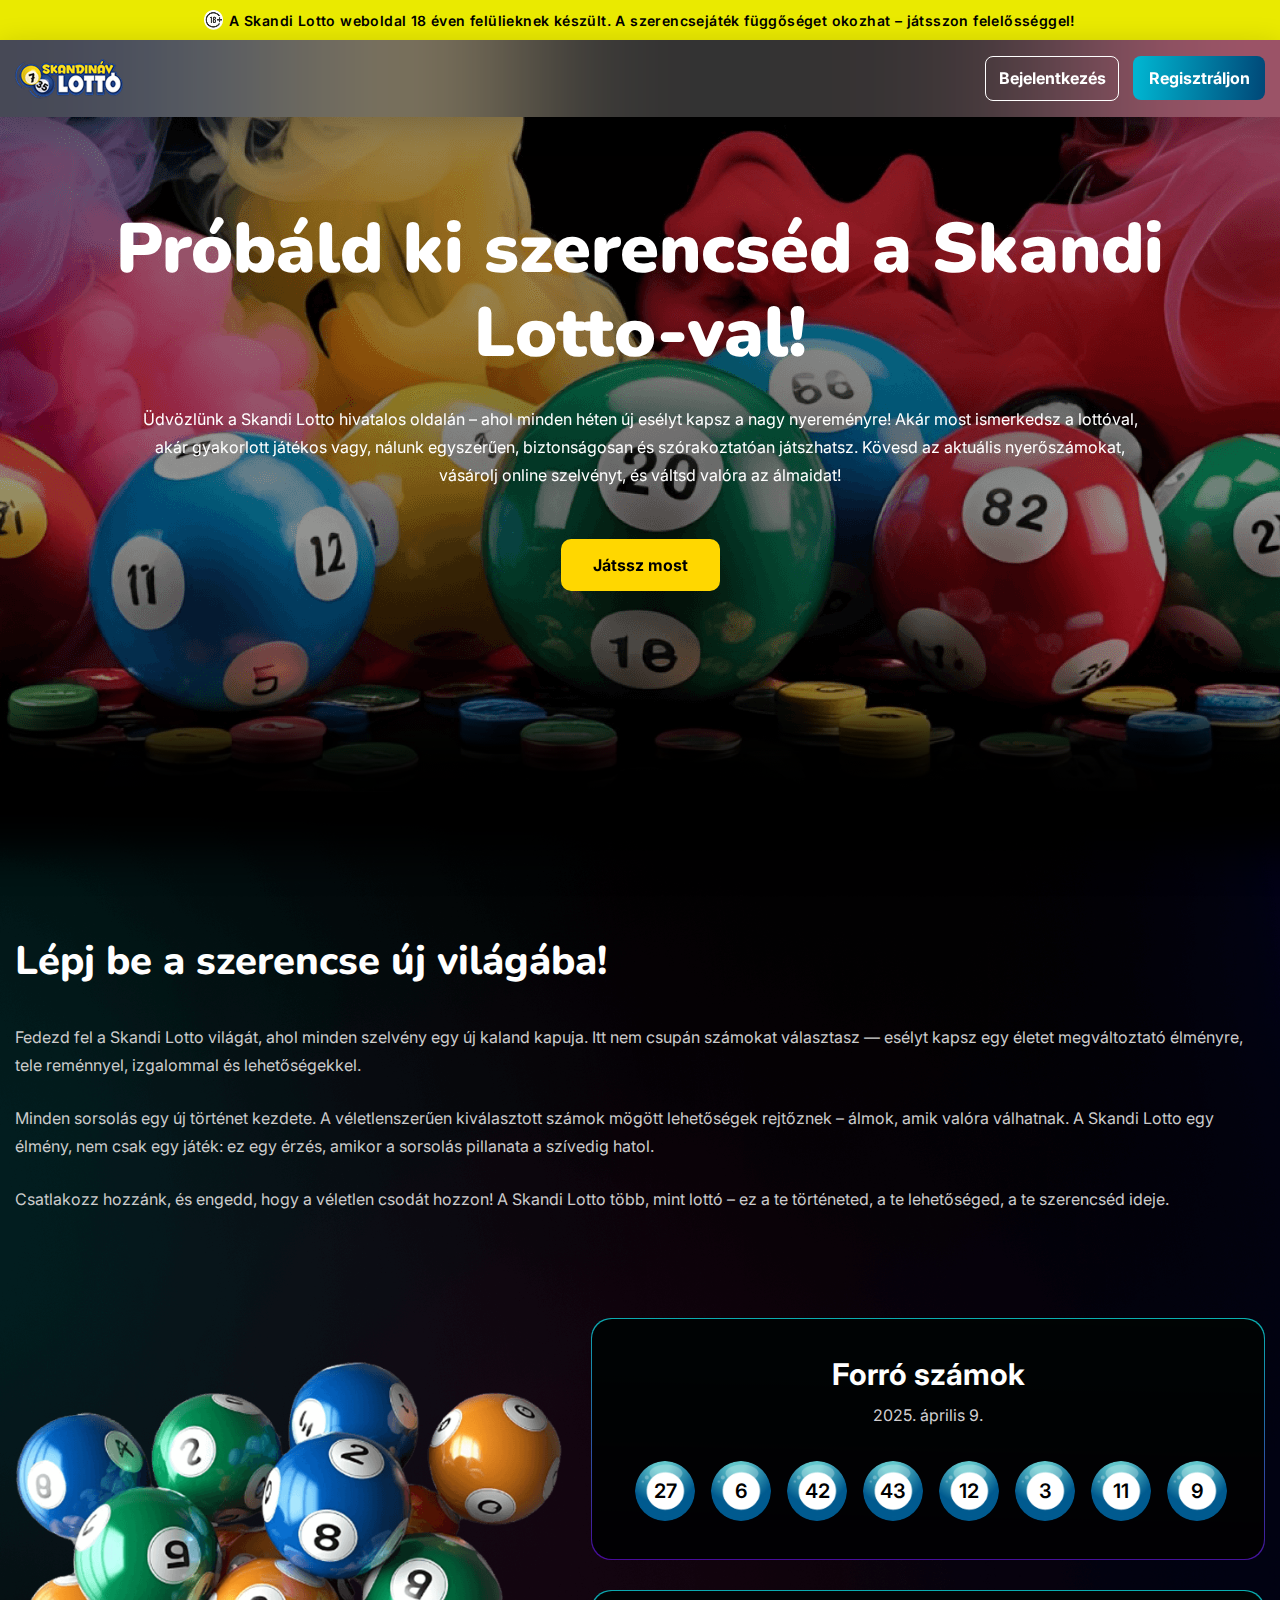
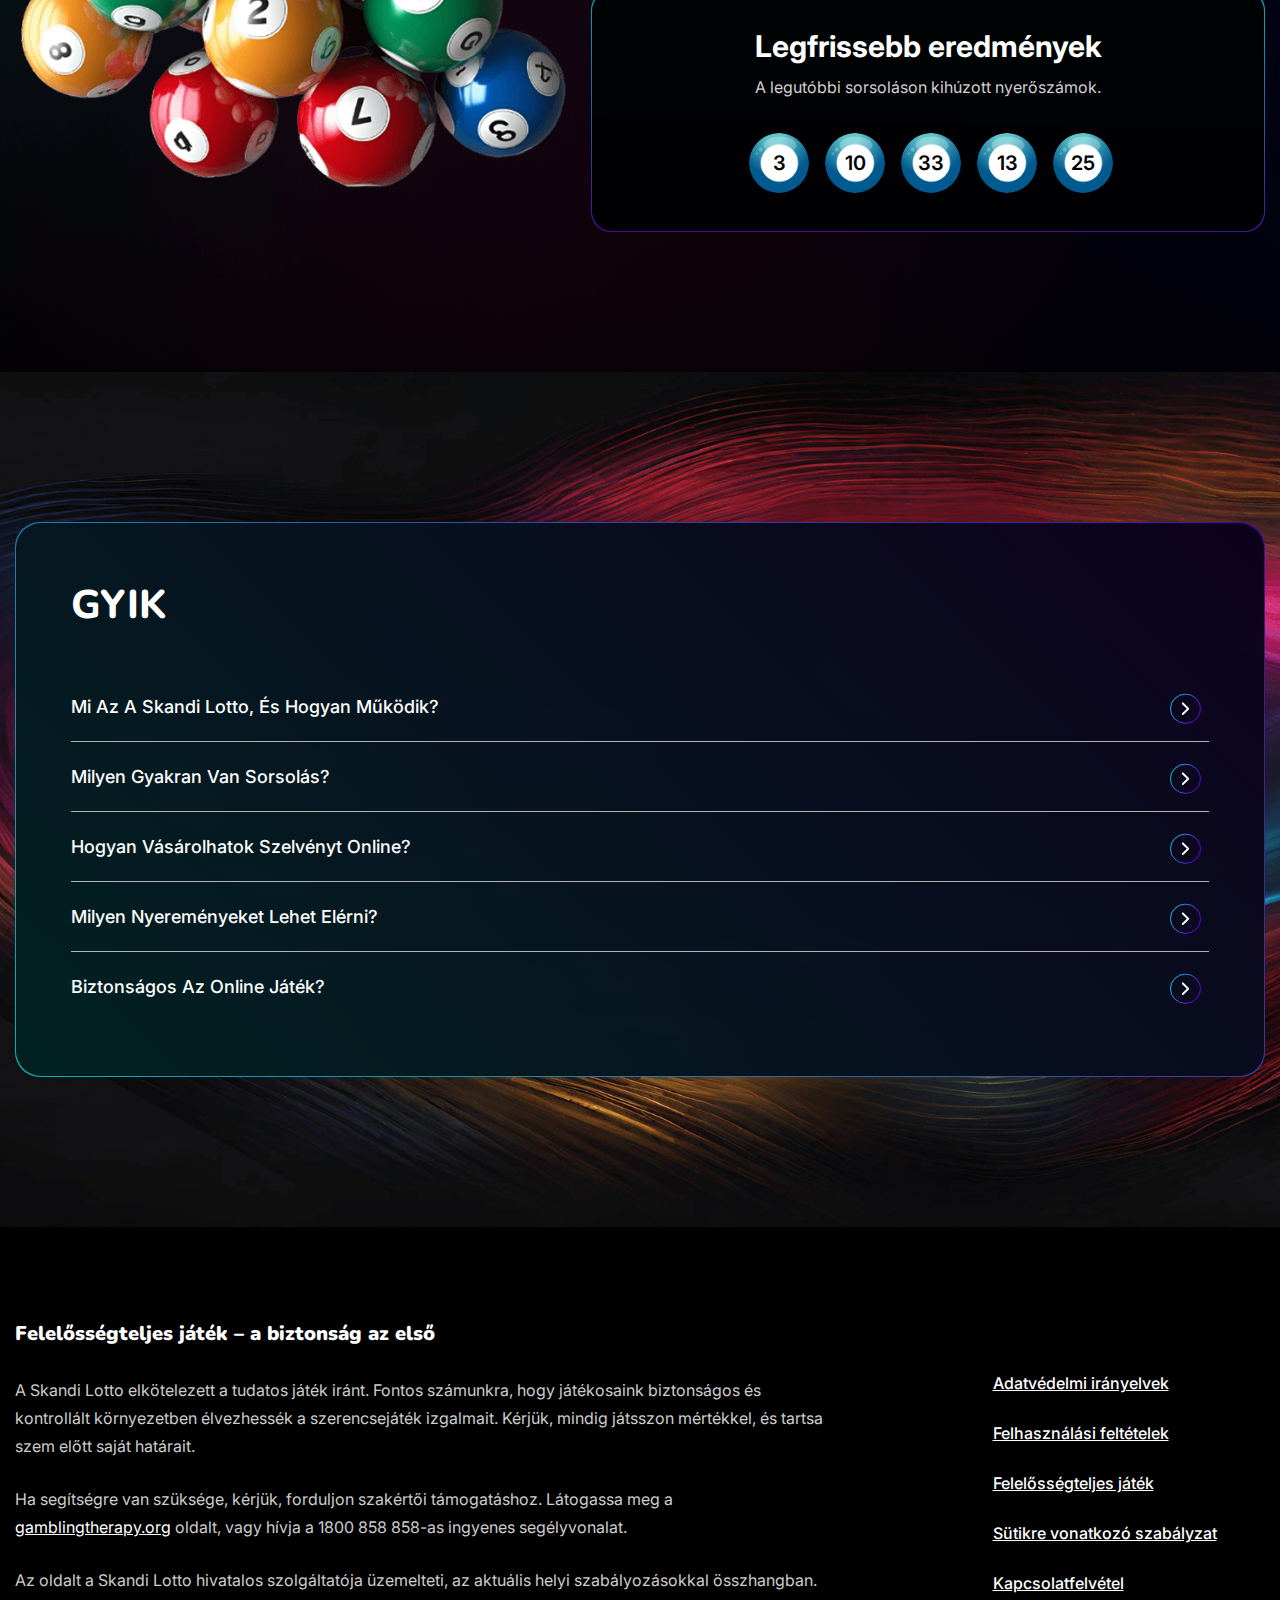
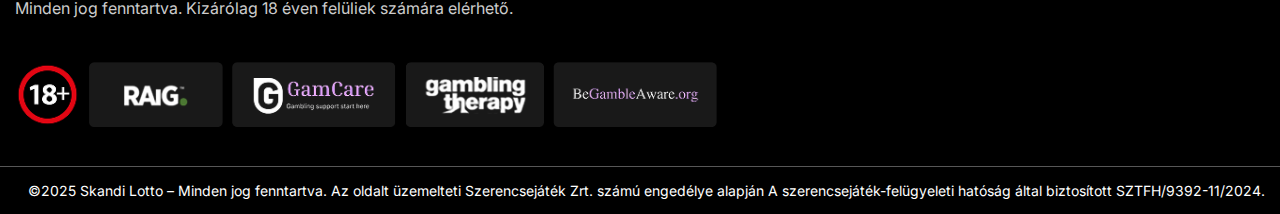
<file: index.html>
<!DOCTYPE html>
<html lang="hu">
	<head>
		<meta charset="UTF-8">
		<meta http-equiv="X-UA-Compatible" content="IE=edge">
		<meta name="viewport" content="width=device-width, initial-scale=1, shrink-to-fit=no">
		<meta name="keywords" content="Skandináv lottó, lottó Magyarország, heti lottósorsolás, online lottó, Skandi Lotto, nyerőszámok, lottószelvény vásárlás, lottó eredmények">
		<meta name="description" content="A Skandi Lotto hivatalos weboldala – Friss lottószámok, eredmények, sorsolási dátumok és minden, amit a skandináv lottóról tudni érdemes Magyarországon.">
		<meta name="author" content="Skandi Lotto csapata">
		<meta name="designer" content="Skandi Lotto Webfejlesztő Csapat">
		<meta property="og:title" content="Skandi Lotto – A Skandináv Lottó Hivatalos Weboldala">
		<meta property="og:description" content="Nézd meg a legfrissebb skandináv lottó nyerőszámokat és eredményeket. Vásárolj online szelvényt, és növeld az esélyed a nyerésre!">
		<meta property="og:url" content="https://lottoskandinav.hu">
		<meta property="og:type" content="website">
		<meta property="og:image" content="https://lottoskandinav.hu/img/og-image.png">
		<meta name="twitter:card" content="summary_large_image">
		<meta name="twitter:title" content="Skandi Lotto – A Skandináv Lottó Hivatalos Weboldala">
		<meta name="twitter:description" content="Friss skandináv lottószámok, eredmények, és online szelvényvásárlás – mindez egy helyen.">
		<meta name="twitter:image" content="https://lottoskandinav.hu/img/og-image.png">
		<title>Skandi Lotto – Skandináv Lottó Hivatalos Oldal</title>
		<link rel="shortcut icon" href="img/fav-icon.png" type="image/x-icon">
		<link rel="stylesheet" href="skandiStyleX2025.css" />
		<link rel="stylesheet" href="css/skandiResponsiveX2025.css" />
	</head>
	<body>
		<section class="topheader-area">
			<div class="topheader-part">
				<div class="topheader-left">
					<p><img src="img/logo18+.png" alt="18+ figyelmeztetés" />A Skandi Lotto weboldal 18 éven felülieknek készült. A szerencsejáték függőséget okozhat – játsszon felelősséggel!</p>
				</div>
			</div>
		</section>
		<section class="mainhdhero-area">
			<header class="header-area">
				<div class="container">
					<div class="header-part">
						<div class="header-logo">
							<a href="index.html"><img src="img/logo.png" alt="logo" /></a>
						</div>
						<div class="header-btn">
							<ul>
								<li><a data-popup-trigger="login">Bejelentkezés</a></li>
								<li><a data-popup-trigger="register">Regisztráljon</a></li>
							</ul>
						</div>
					</div>
				</div>
			</header>
			<section class="hero-area">
				<div class="container">
					<div class="heropart">
						<h1>Próbáld ki szerencséd a Skandi Lotto-val!</h1>
						<p>
							Üdvözlünk a Skandi Lotto hivatalos oldalán – ahol minden héten új esélyt kapsz a nagy nyereményre! 
							Akár most ismerkedsz a lottóval, akár gyakorlott játékos vagy, nálunk egyszerűen, biztonságosan és szórakoztatóan játszhatsz.
							Kövesd az aktuális nyerőszámokat, vásárolj online szelvényt, és váltsd valóra az álmaidat!
						</p>
						<a  data-popup-trigger="register">Játssz most</a>
					</div>
				</div>
				<img src="img/linebg.png" alt="Dekoratív háttérvonal" class="linebg" />
			</section>			
		</section>
		<section class="newworld-area">
			<div class="container">
				<div class="newworldtop-part">
					<h2>Lépj be a szerencse új világába!</h2>
					<p>Fedezd fel a Skandi Lotto világát, ahol minden szelvény egy új kaland kapuja. Itt nem csupán számokat választasz — esélyt kapsz egy életet megváltoztató élményre, tele reménnyel, izgalommal és lehetőségekkel.</p>
					<p>Minden sorsolás egy új történet kezdete. A véletlenszerűen kiválasztott számok mögött lehetőségek rejtőznek – álmok, amik valóra válhatnak. A Skandi Lotto egy élmény, nem csak egy játék: ez egy érzés, amikor a sorsolás pillanata a szívedig hatol.</p>
					<p>Csatlakozz hozzánk, és engedd, hogy a véletlen csodát hozzon! A Skandi Lotto több, mint lottó – ez a te történeted, a te lehetőséged, a te szerencséd ideje.</p>
				</div>
				<div class="newworld-part">
					<div class="newworld-left">
						<img src="img/bols.png" alt="Skandi Lotto grafika" />
					</div>
					<div class="newworld-right">
						<div class="newworldrt-box">
							<div class="newworldrt-itembg">
								<div class="newworldrt-item">
									<div class="newworldrt-text">
										<h2>Forró számok</h2>
										<p>2025. április 9.</p>
									</div>
									<div class="newworldrt-right mbnewworldrt">
										<ul>
											<li>27</li>
											<li>6</li>
											<li>42</li>
											<li>43</li>
											<li>12</li>
											<li>3</li>
											<li>11</li>
											<li>9</li>
										</ul>
									</div>
								</div>
							</div>
							<div class="newworldrt-itembg">
								<div class="newworldrt-item">
									<div class="newworldrt-text">
										<h2>Legfrissebb eredmények</h2>
										<p>A legutóbbi sorsoláson kihúzott nyerőszámok.</p>
									</div>
									<div class="newworldrt-right">
										<ul>
											<li>3</li>
											<li>10</li>
											<li>33</li>
											<li>13</li>
											<li>25</li>
										</ul>
									</div>
								</div>
							</div>
						</div>
					</div>
				</div>
			</div>
		</section>		
		<section class="faq-area">
			<div class="container">
				<div class="mainfaqpartcl">
					<div class="mainfaqpart">
						<div class="faq-heading">
							<h2>GYIK</h2>
						</div>
						<div class="faqpart">
							<div class="ziehharmonika">
								<h3>Mi az a Skandi Lotto, és hogyan működik?</h3>
								<div>
									<p>A Skandi Lotto egy izgalmas lottójáték, ahol 7 számot választasz egy adott számkészletből. Ha a számaid megegyeznek a sorsolás során kihúzott számokkal, nyereményben részesülsz! Minél több találatod van, annál nagyobb a nyereményed.</p>
									<span></span>
								</div>
		
								<h3>Milyen gyakran van sorsolás?</h3>
								<div>
									<p>A Skandi Lotto sorsolásokat heti rendszerességgel tartjuk. A pontos időpontokat megtalálod a weboldalunk <strong>Eredmények</strong> vagy <strong>Naptár</strong> szekciójában.</p>
									<span></span>
								</div>
		
								<h3>Hogyan vásárolhatok szelvényt online?</h3>
								<div>
									<p>Egyszerű! Kattints a „Játssz most” gombra a kezdőlapon, válaszd ki a számaidat, majd kövesd a fizetési lépéseket. Biztonságos, gyors és pár perc alatt elvégezhető.</p>
									<span></span>
								</div>
		
								<h3>Milyen nyereményeket lehet elérni?</h3>
								<div>
									<p>A nyeremények összege változó, attól függően, hány találatod van és mekkora a részvételi arány. A főnyeremény több millió forint is lehet! A részletes nyereménystruktúrát megtalálod az <strong>Nyeremények</strong> menüpont alatt.</p>
									<span></span>
								</div>
		
								<h3>Biztonságos az online játék?</h3>
								<div>
									<p>Igen! A lottoskandinav.hu biztonságos, titkosított kapcsolatot használ, és megfelel a legszigorúbb adatvédelmi és pénzügyi szabványoknak. Nálunk a játék nemcsak szórakoztató, hanem megbízható is.</p>
									<span></span>
								</div>
							</div>
						</div>
					</div>
				</div>
			</div>
		</section>
		<footer class="footer-area">
			<div class="container">
				<div class="footer-part">
					<div class="footerleft">
						<div class="footertext">
							<h2>Felelősségteljes játék – a biztonság az első</h2>
							<p>A Skandi Lotto elkötelezett a tudatos játék iránt. Fontos számunkra, hogy játékosaink biztonságos és kontrollált környezetben élvezhessék a szerencsejáték izgalmait. Kérjük, mindig játsszon mértékkel, és tartsa szem előtt saját határait.</p>
							<p>Ha segítségre van szüksége, kérjük, forduljon szakértői támogatáshoz. Látogassa meg a <a href="https://gamblingtherapy.org/hu/" target="_blank">gamblingtherapy.org</a> oldalt, vagy hívja a 1800 858 858-as ingyenes segélyvonalat.</p>
							<p>Az oldalt a Skandi Lotto hivatalos szolgáltatója üzemelteti, az aktuális helyi szabályozásokkal összhangban. Minden jog fenntartva. Kizárólag 18 éven felüliek számára elérhető.</p>
						</div>
						<div class="footerlogos cmfooterlogos">
							<ul>
								<li><a href="#"><img src="img/footerlogo1.png" alt="Skandi Lotto logó" /></a></li>
								<li><a href="https://www.responsiblegambling.org/" target="_blank"><img src="img/footerlogo2.png" alt="Responsible Gambling logó" /></a></li>
								<li><a href="https://www.gamcare.org.uk/" target="_blank"><img src="img/footerlogo3.png" alt="GamCare logó" /></a></li>
								<li><a href="https://gamblingtherapy.org/hu/" target="_blank"><img src="img/footerlogo4.png" alt="Gambling Therapy logó" /></a></li>
								<li><a href="https://www.gambleaware.org/" target="_blank"><img src="img/footerlogo5.png" alt="Gamble Aware logó" /></a></li>
							</ul>
						</div>
					</div>
		
					<div class="footerright">
						<div class="footer-nav">
							<ul>
								<li><a href="privacypolicy.html">Adatvédelmi irányelvek</a></li>
								<li><a href="termsandconditions.html">Felhasználási feltételek</a></li>
								<li><a href="responsiblegaming.html">Felelősségteljes játék</a></li>
								<li><a href="cookiepolicy.html">Sütikre vonatkozó szabályzat</a></li>
								<li><a href="mailto:support@lottoskandinav.hu">Kapcsolatfelvétel</a></li>
							</ul>
						</div>
						<div class="footerlogos bmfooterlogos">
							<ul>
								<li><a href="#"><img src="img/footerlogo1.png" alt="Skandi Lotto logó" /></a></li>
								<li><a href="https://www.responsiblegambling.org/" target="_blank"><img src="img/footerlogo2.png" alt="Responsible Gambling logó" /></a></li>
								<li><a href="https://www.gamcare.org.uk/" target="_blank"><img src="img/footerlogo3.png" alt="GamCare logó" /></a></li>
								<li><a href="https://gamblingtherapy.org/hu/" target="_blank"><img src="img/footerlogo4.png" alt="Gambling Therapy logó" /></a></li>
								<li><a href="https://www.gambleaware.org/" target="_blank"><img src="img/footerlogo5.png" alt="Gamble Aware logó" /></a></li>
							</ul>
						</div>
					</div>
				</div>
			</div>
			<div class="copyright-part">
				<div class="container">
					<p>©2025 Skandi Lotto – Minden jog fenntartva. Az oldalt üzemelteti Szerencsejáték Zrt. számú engedélye alapján A szerencsejáték-felügyeleti hatóság által biztosított SZTFH/9392-11/2024.</p>
				</div>
			</div>
		</footer>		
		<section>
			<div class="popup register-form-container">
				<button class="close-btn" onclick="closePopup('signupPopup')"><img src="img/closeicon.svg" alt="ikon" /></button>
				<section class="popup-area">
					<div class="popuppart">
						<div class="popupright">
							<form id="register-form">
								<div class="popupform-part">
									<div class="popupform-heading">
										<h3>Regisztráció</h3>
									</div>
									<div class="popupformitems">
										<div class="popupform-item2">
											<input class="log-input" type="text" name="first-name" placeholder="Név" required />
										</div>
										<div class="popupform-item2">
											<input class="log-input" type="email" name="email" placeholder="Email" required />
										</div>
										<div class="password-container">
											<input class="log-input" type="password" id="passwordInput1" name="password" placeholder="Jelszó" required />
											<button type="button" class="toggle-password" data-target="passwordInput1">
												<img id="eyeIcon1" src="img/eyeclose.svg" alt="Jelszó megjelenítése">
											</button>
										</div>
										<div class="password-container">
											<input class="log-input" type="password" id="passwordInput2" name="password" placeholder="Jelszó megerősítése" required />
											<button type="button" class="toggle-password" data-target="passwordInput2">
												<img id="eyeIcon1" src="img/eyeclose.svg" alt="Jelszó megjelenítése">
											</button>
										</div>
										<div class="maincheckbox">
											<label class="checkboxpart">
												Megerősítem, hogy elmúltam 18 éves, és elolvastam, valamint elfogadom a <a href="https://lottoskandinav.hu/termsandconditions.html" target="_blank">Általános Szerződési Feltételeket</a> és az <a href="https://lottoskandinav.hu/privacypolicy.html" target="_blank">Adatvédelmi Szabályzatot</a> a lottoskandinav.hu oldalon.
												<input type="checkbox" required>
												<span class="checkmark"></span>
											</label>
										</div>
										<div class="popupform-item3">
											<button class="register-btn" type="submit">Regisztráció</button>
											<h5>Már van fiókja? <a data-popup-trigger="login">Jelentkezzen be itt</a></h5>
										</div>
									</div>
								</div>
							</form>
						</div>
					</div>
				</section>
			</div>
			<div class="popup login-form-container">
				<button class="close-btn" onclick="closePopup('loginPopup')">
					<img src="img/closeicon.svg" alt="ikon" />
				</button>
				<section class="popup-area">
					<div class="popuppart">
						<div class="popupright">
							<form id="login-form">
								<div class="popupform-part">
									<div class="popupform-heading loginpart">
										<h3>Bejelentkezés</h3>
									</div>
									<div class="popupformitems">
										<div class="popupform-item2">
											<input class="log-input" type="email" name="email" placeholder="Email cím" required />
										</div>
										<div class="password-container">
											<input class="log-input" type="password" id="passwordInput2" name="password" placeholder="Jelszó" required />
											<button type="button" class="toggle-password" data-target="passwordInput2">
												<img id="eyeIcon2" src="img/eyeclose.svg" alt="Jelszó megjelenítése">
											</button>
										</div>
										<div class="forgot-password">
											<p><a data-popup-trigger="forgot-password">Elfelejtett jelszó?</a></p>
										</div>
										<div class="popupform-item3 loginPopupst">
											<button class="login-btn" type="submit">Bejelentkezés</button>
											<h5>Még nincs fiókod? <a data-popup-trigger="register">Regisztrálj most</a></h5>
										</div>
									</div>
								</div>
							</form>
						</div>
					</div>
				</section>
			</div>
			<div class="popup forgot-password-form-container">
				<button class="close-btn" onclick="closePopup('loginPopup')">
					<img src="img/closeicon.svg" alt="ikon" />
				</button>
				<section class="popup-area">
					<div class="popuppart">
						<div class="popupright">
							<div class="popupform-heading loginpart">
								<h3>Elfelejtett jelszó</h3>
							</div>
							<form class="forgot-password-form">
								<div class="popupformitems">
									<p>Adja meg e-mail címét a jelszó visszaállításához</p>
									<input type="email" class="log-input" placeholder="Email cím" required>
								</div>
								<div class="popupformitems">
									<input type="submit" value="Visszaállító link küldése" class="forgot-password-btn">
								</div>
								<div class="popupform-item3">
									<h5>Vissza a <a data-popup-trigger="login">bejelentkezéshez</a></h5>
								</div>
							</form>
						</div>
					</div>
				</section>
			</div>
			<div class="overlay" id="overlay"></div>
			<script>
				document.addEventListener('DOMContentLoaded', function () {
					function closePopup(popupSelector) {
						document.querySelector(popupSelector).classList.remove('active');
						document.getElementById('overlay').classList.remove('active');
					}
					document.querySelectorAll('.close-btn').forEach(button => {
						button.addEventListener('click', function (event) {
							const popupContainer = event.target.closest('.popup');
							if (popupContainer) {
								closePopup(`.${popupContainer.classList[1]}`);
							}
						});
					});
					function openPopup(popupSelector) {
						document.querySelectorAll('.popup').forEach(popup => {
							popup.classList.remove('active');
						});
						document.getElementById('overlay').classList.remove('active');
						document.querySelector(popupSelector).classList.add('active');
						document.getElementById('overlay').classList.add('active');
					}
					document.querySelectorAll('[data-popup-trigger="login"]').forEach(button => {
						button.addEventListener('click', function () {
							openPopup('.login-form-container');
						});
					});
					document.querySelectorAll('[data-popup-trigger="register"]').forEach(button => {
						button.addEventListener('click', function () {
							openPopup('.register-form-container');
						});
					});
					document.querySelectorAll('[data-popup-trigger="forgot-password"]').forEach(button => {
						button.addEventListener('click', function () {
							openPopup('.forgot-password-form-container');
						});
					});
					function showPopupMessage(message) {
						const popup = document.querySelector('.popup-message');
						popup.textContent = message;
						popup.classList.add('show');
						setTimeout(() => {
							popup.classList.remove('show');
						}, 3000);
					}
					function checkInputs(formSelector, buttonSelector) {
						const form = document.querySelector(formSelector);
						const inputs = form.querySelectorAll('.log-input');
						const button = form.querySelector(buttonSelector);
	
						function validateFields() {
							let allFilled = true;
							inputs.forEach(input => {
								if (!input.value.trim() || !input.checkValidity()) {
									allFilled = false;
								}
							});
							button.disabled = !allFilled;
						}
	
						inputs.forEach(input => {
							input.addEventListener('input', validateFields);
						});
	
						validateFields(); 
					}
					checkInputs('.login-form-container', '.login-btn');
					checkInputs('.register-form-container', '.register-btn');
					checkInputs('.forgot-password-form-container', '.forgot-password-btn');
					document.querySelector('.login-btn').addEventListener('click', function (event) {
						event.preventDefault();
						const email = document.querySelector('.login-form-container input[type="email"]');
						const password = document.querySelector('.login-form-container input[type="password"]');
	
						if (!email.checkValidity() || !password.checkValidity()) {
							email.reportValidity();
							password.reportValidity();
						} else {
							closePopup('.login-form-container');
							showPopupMessage("Login successful!");
							setTimeout(() => {
								window.location.href = 'index.html'; 
							}, 1000);
						}
					});
					document.querySelector('.register-btn').addEventListener('click', function (event) {
						event.preventDefault();
						const email = document.querySelector('.register-form-container input[type="email"]');
						const password = document.querySelector('.register-form-container input[type="password"]');
						const checkbox = document.querySelector('.register-form-container input[type="checkbox"]');
	
						if (!email.checkValidity() || !password.checkValidity() || !checkbox.checked) {
							email.reportValidity();
							password.reportValidity();
							if (!checkbox.checked) {
								alert("Please confirm the Terms and Privacy Policy.");
							}
						} else {
							closePopup('.register-form-container');
							showPopupMessage("Registration successful!");
							setTimeout(() => {
								window.location.href = 'index.html'; 
							}, 1000);
						}
					});
					document.querySelector('.forgot-password-btn').addEventListener('click', function (event) {
						event.preventDefault();
						const email = document.querySelector('.forgot-password-form-container input[type="email"]');
	
						if (!email.checkValidity()) {
							email.reportValidity();
						} else {
							closePopup('.forgot-password-form-container');
							showPopupMessage("Password reset link sent!");
							setTimeout(() => {
								window.location.href = 'index.html'; 
							}, 1000);
						}
					});
				});
			</script>
			<script>
				document.querySelectorAll('.toggle-password').forEach(button => {
				button.addEventListener('click', function() {
				const inputId = this.getAttribute('data-target');
				const passwordInput = document.getElementById(inputId);
				const eyeIcon = this.querySelector('img');
				if (passwordInput.type === 'password') {
				passwordInput.type = 'text';
				eyeIcon.src = 'img/eye.svg';
				eyeIcon.alt = 'Hide Password';
				} else {
				passwordInput.type = 'password';
				eyeIcon.src = 'img/eyeclose.svg';
				eyeIcon.alt = 'Show Password';
				}
				});
				});
			</script>
		</section>
		<script src="https://cdnjs.cloudflare.com/ajax/libs/jquery/3.7.1/jquery.js"></script>
		<script src="js/scripts.js"></script>
		<script src="js/ziehharmonika.js"></script>
		<script>
		$(document).ready(function() {
				$('.ziehharmonika').ziehharmonika({
					collapsible: true
				});
			});
		</script>
	</body>
</html>
</file>
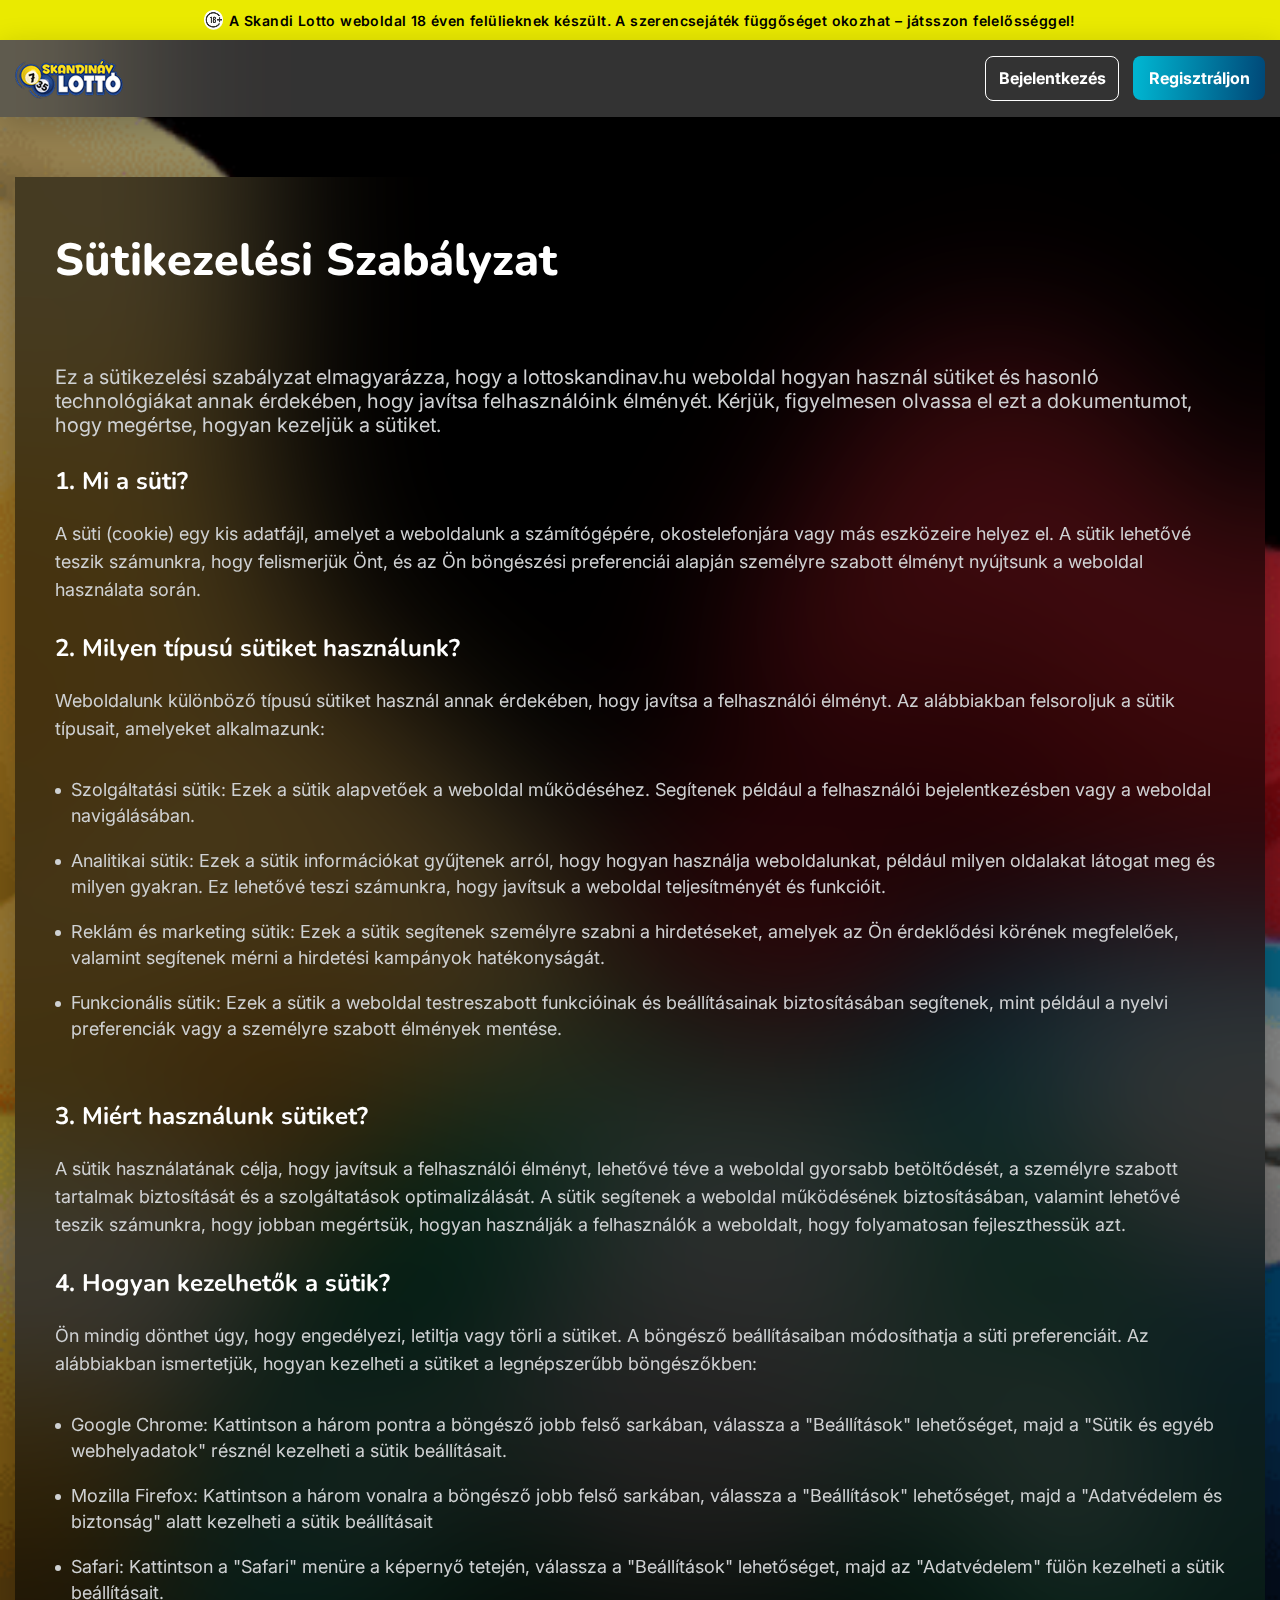
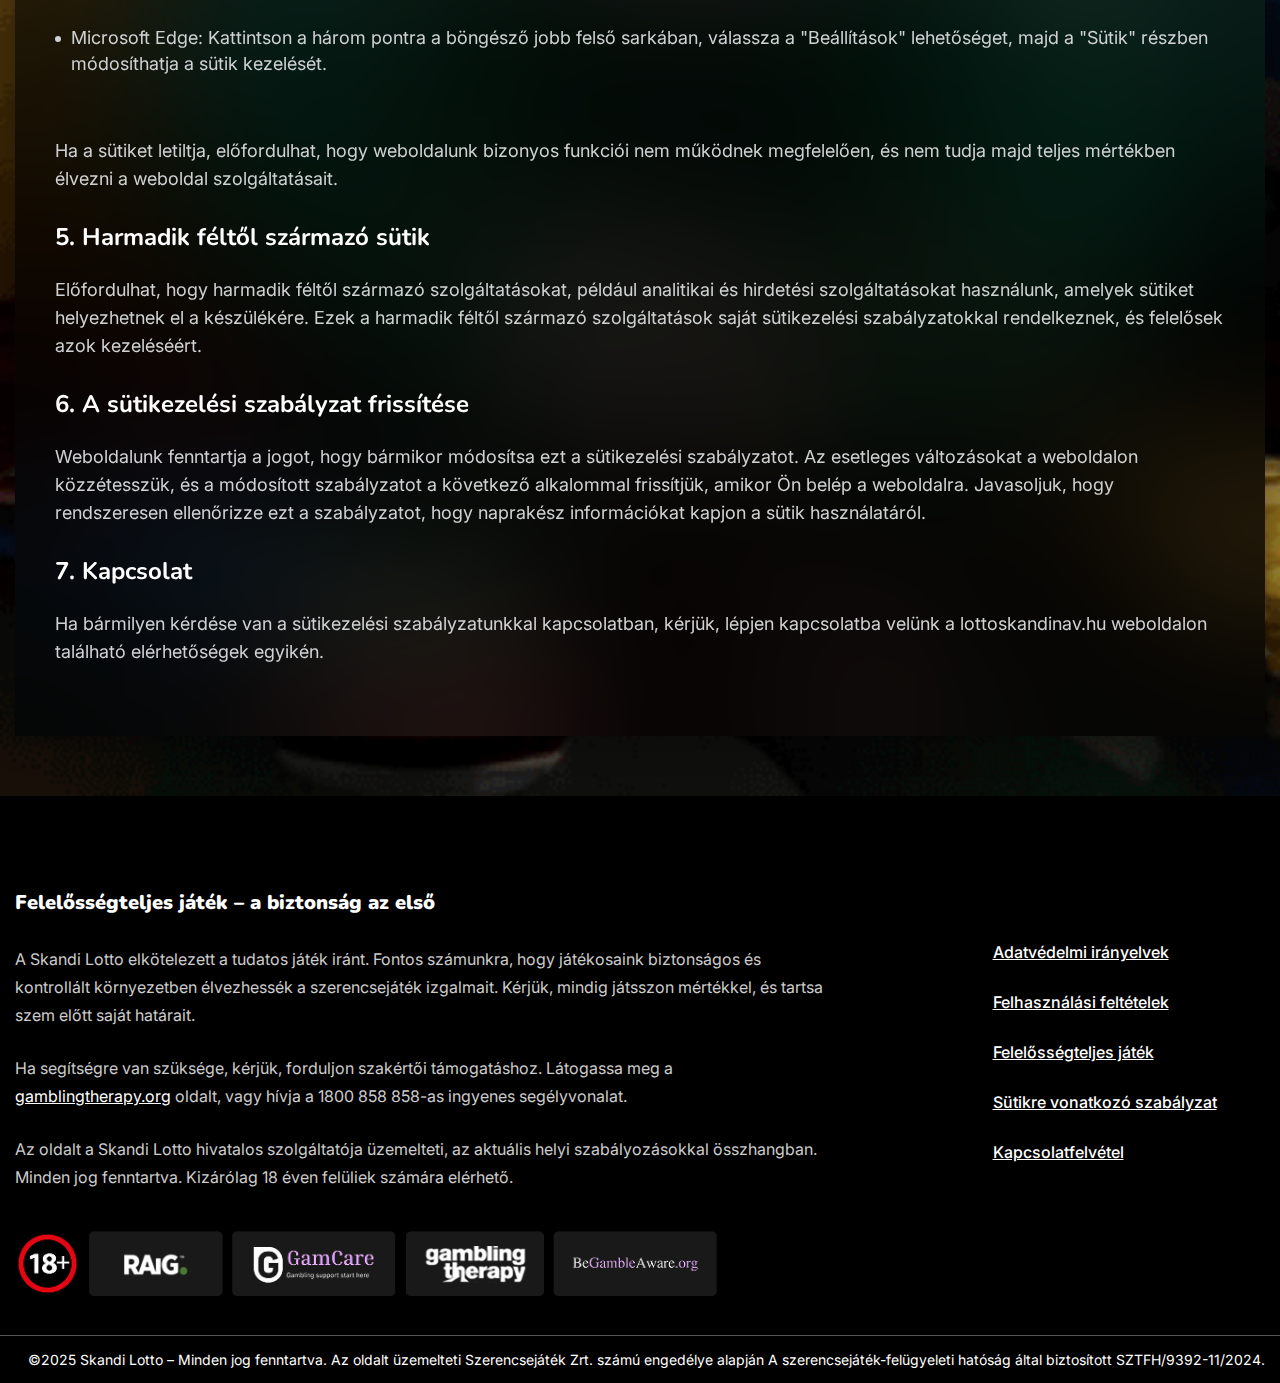
<file: cookiepolicy.html>
<!DOCTYPE html>
<html lang="hu">
	<head>
		<meta charset="UTF-8">
        <meta http-equiv="X-UA-Compatible" content="IE=edge">
        <meta name="viewport" content="width=device-width, initial-scale=1, shrink-to-fit=no">
        <meta name="keywords" content="Skandináv lottó, lottó Magyarország, heti lottósorsolás, online lottó, Skandi Lotto, nyerőszámok, lottószelvény vásárlás, lottó eredmények">
        <meta name="description" content="A Skandi Lotto hivatalos weboldala – Friss lottószámok, eredmények, sorsolási dátumok és minden, amit a skandináv lottóról tudni érdemes Magyarországon.">
        <meta name="author" content="Skandi Lotto csapata">
        <meta name="designer" content="Skandi Lotto Webfejlesztő Csapat">
        <meta property="og:title" content="Skandi Lotto – A Skandináv Lottó Hivatalos Weboldala">
        <meta property="og:description" content="Nézd meg a legfrissebb skandináv lottó nyerőszámokat és eredményeket. Vásárolj online szelvényt, és növeld az esélyed a nyerésre!">
        <meta property="og:url" content="https://lottoskandinav.hu">
        <meta property="og:type" content="website">
        <meta property="og:image" content="https://lottoskandinav.hu/img/og-image.png">
        <meta name="twitter:card" content="summary_large_image">
        <meta name="twitter:title" content="Skandi Lotto – A Skandináv Lottó Hivatalos Weboldala">
        <meta name="twitter:description" content="Friss skandináv lottószámok, eredmények, és online szelvényvásárlás – mindez egy helyen.">
        <meta name="twitter:image" content="https://lottoskandinav.hu/img/og-image.png">
        <title>Süti Szabályzat – Skandi Lotto</title>
        <link rel="shortcut icon" href="img/fav-icon.png" type="image/x-icon">
        <link rel="stylesheet" href="skandiStyleX2025.css" />
        <link rel="stylesheet" href="css/skandiResponsiveX2025.css" />
	</head>
	<body>
		<section class="topheader-area">
			<div class="topheader-part">
				<div class="topheader-left">
					<p><img src="img/logo18+.png" alt="18+ figyelmeztetés" />A Skandi Lotto weboldal 18 éven felülieknek készült. A szerencsejáték függőséget okozhat – játsszon felelősséggel!</p>
				</div>
			</div>
		</section>
		<section class="mainhdhero-area">
			<header class="header-area">
				<div class="container">
					<div class="header-part">
						<div class="header-logo">
							<a href="index.html"><img src="img/logo.png" alt="logo" /></a>
						</div>
						<div class="header-btn">
							<ul>
								<li><a data-popup-trigger="login">Bejelentkezés</a></li>
								<li><a data-popup-trigger="register">Regisztráljon</a></li>
							</ul>
						</div>
					</div>
				</div>
			</header>
			<section class="newherott-area">
                <div class="container">
                    <div class="newhero-part">
                        <div class="newhero-heading">
                            <h2>Sütikezelési Szabályzat</h2>
                            <p>Ez a sütikezelési szabályzat elmagyarázza, hogy a lottoskandinav.hu weboldal hogyan használ sütiket és hasonló technológiákat annak érdekében, hogy javítsa felhasználóink élményét. Kérjük, figyelmesen olvassa el ezt a dokumentumot, hogy megértse, hogyan kezeljük a sütiket.</p>
                        </div>
                        <div class="newheroitem1">
                            <h3>1. Mi a süti?</h3>
                            <p>A süti (cookie) egy kis adatfájl, amelyet a weboldalunk a számítógépére, okostelefonjára vagy más eszközeire helyez el. A sütik lehetővé teszik számunkra, hogy felismerjük Önt, és az Ön böngészési preferenciái alapján személyre szabott élményt nyújtsunk a weboldal használata során.</p>
                        </div>
                        <div class="newheroitem1">
                            <h3>2. Milyen típusú sütiket használunk?</h3>
                            <p>Weboldalunk különböző típusú sütiket használ annak érdekében, hogy javítsa a felhasználói élményt. Az alábbiakban felsoroljuk a sütik típusait, amelyeket alkalmazunk:</p>
                        </div>
                        <div class="newheroitem2">
                            <ul>
                                <li><span></span> <p>Szolgáltatási sütik: Ezek a sütik alapvetőek a weboldal működéséhez. Segítenek például a felhasználói bejelentkezésben vagy a weboldal navigálásában.</p></li>
                                <li><span></span> <p>Analitikai sütik: Ezek a sütik információkat gyűjtenek arról, hogy hogyan használja weboldalunkat, például milyen oldalakat látogat meg és milyen gyakran. Ez lehetővé teszi számunkra, hogy javítsuk a weboldal teljesítményét és funkcióit.</p></li>
                                <li><span></span> <p>Reklám és marketing sütik: Ezek a sütik segítenek személyre szabni a hirdetéseket, amelyek az Ön érdeklődési körének megfelelőek, valamint segítenek mérni a hirdetési kampányok hatékonyságát.</p></li>
                                <li><span></span> <p>Funkcionális sütik: Ezek a sütik a weboldal testreszabott funkcióinak és beállításainak biztosításában segítenek, mint például a nyelvi preferenciák vagy a személyre szabott élmények mentése.</p></li>
                            </ul>
                        </div>
                        <div class="newheroitem1">
                            <h3>3. Miért használunk sütiket?</h3>
                            <p>A sütik használatának célja, hogy javítsuk a felhasználói élményt, lehetővé téve a weboldal gyorsabb betöltődését, a személyre szabott tartalmak biztosítását és a szolgáltatások optimalizálását. A sütik segítenek a weboldal működésének biztosításában, valamint lehetővé teszik számunkra, hogy jobban megértsük, hogyan használják a felhasználók a weboldalt, hogy folyamatosan fejleszthessük azt.</p>
                        </div>
                        <div class="newheroitem1">
                            <h3>4. Hogyan kezelhetők a sütik?</h3>
                            <p>Ön mindig dönthet úgy, hogy engedélyezi, letiltja vagy törli a sütiket. A böngésző beállításaiban módosíthatja a süti preferenciáit. Az alábbiakban ismertetjük, hogyan kezelheti a sütiket a legnépszerűbb böngészőkben:</p>
                        </div>
                        <div class="newheroitem2">
                            <ul>
                                <li><span></span> <p>Google Chrome: Kattintson a három pontra a böngésző jobb felső sarkában, válassza a "Beállítások" lehetőséget, majd a "Sütik és egyéb webhelyadatok" résznél kezelheti a sütik beállításait.</p></li>
                                <li><span></span> <p>Mozilla Firefox: Kattintson a három vonalra a böngésző jobb felső sarkában, válassza a "Beállítások" lehetőséget, majd a "Adatvédelem és biztonság" alatt kezelheti a sütik beállításait</p></li>
                                <li><span></span> <p>Safari: Kattintson a "Safari" menüre a képernyő tetején, válassza a "Beállítások" lehetőséget, majd az "Adatvédelem" fülön kezelheti a sütik beállításait.</p></li>
                                <li><span></span> <p>Microsoft Edge: Kattintson a három pontra a böngésző jobb felső sarkában, válassza a "Beállítások" lehetőséget, majd a "Sütik" részben módosíthatja a sütik kezelését.</p></li>
                            </ul>
                        </div>
                        <div class="newheroitem1">
                            <p>Ha a sütiket letiltja, előfordulhat, hogy weboldalunk bizonyos funkciói nem működnek megfelelően, és nem tudja majd teljes mértékben élvezni a weboldal szolgáltatásait.</p>
                        </div>
                        <div class="newheroitem1">
                            <h3>5. Harmadik féltől származó sütik</h3>
                            <p>Előfordulhat, hogy harmadik féltől származó szolgáltatásokat, például analitikai és hirdetési szolgáltatásokat használunk, amelyek sütiket helyezhetnek el a készülékére. Ezek a harmadik féltől származó szolgáltatások saját sütikezelési szabályzatokkal rendelkeznek, és felelősek azok kezeléséért.</p>
                        </div>
                        <div class="newheroitem1">
                            <h3>6. A sütikezelési szabályzat frissítése</h3>
                            <p>Weboldalunk fenntartja a jogot, hogy bármikor módosítsa ezt a sütikezelési szabályzatot. Az esetleges változásokat a weboldalon közzétesszük, és a módosított szabályzatot a következő alkalommal frissítjük, amikor Ön belép a weboldalra. Javasoljuk, hogy rendszeresen ellenőrizze ezt a szabályzatot, hogy naprakész információkat kapjon a sütik használatáról.</p>
                        </div>
                        <div class="newheroitem1">
                            <h3>7. Kapcsolat</h3>
                            <p>Ha bármilyen kérdése van a sütikezelési szabályzatunkkal kapcsolatban, kérjük, lépjen kapcsolatba velünk a lottoskandinav.hu weboldalon található elérhetőségek egyikén.</p>
                        </div>
                    </div>
                </div>
            </section>
		</section>
		<footer class="footer-area">
			<div class="container">
				<div class="footer-part">
					<div class="footerleft">
						<div class="footertext">
							<h2>Felelősségteljes játék – a biztonság az első</h2>
							<p>A Skandi Lotto elkötelezett a tudatos játék iránt. Fontos számunkra, hogy játékosaink biztonságos és kontrollált környezetben élvezhessék a szerencsejáték izgalmait. Kérjük, mindig játsszon mértékkel, és tartsa szem előtt saját határait.</p>
							<p>Ha segítségre van szüksége, kérjük, forduljon szakértői támogatáshoz. Látogassa meg a <a href="https://gamblingtherapy.org/hu/" target="_blank">gamblingtherapy.org</a> oldalt, vagy hívja a 1800 858 858-as ingyenes segélyvonalat.</p>
							<p>Az oldalt a Skandi Lotto hivatalos szolgáltatója üzemelteti, az aktuális helyi szabályozásokkal összhangban. Minden jog fenntartva. Kizárólag 18 éven felüliek számára elérhető.</p>
						</div>
						<div class="footerlogos cmfooterlogos">
							<ul>
								<li><a href="#"><img src="img/footerlogo1.png" alt="Skandi Lotto logó" /></a></li>
								<li><a href="https://www.responsiblegambling.org/" target="_blank"><img src="img/footerlogo2.png" alt="Responsible Gambling logó" /></a></li>
								<li><a href="https://www.gamcare.org.uk/" target="_blank"><img src="img/footerlogo3.png" alt="GamCare logó" /></a></li>
								<li><a href="https://gamblingtherapy.org/hu/" target="_blank"><img src="img/footerlogo4.png" alt="Gambling Therapy logó" /></a></li>
								<li><a href="https://www.gambleaware.org/" target="_blank"><img src="img/footerlogo5.png" alt="Gamble Aware logó" /></a></li>
							</ul>
						</div>
					</div>
		
					<div class="footerright">
						<div class="footer-nav">
							<ul>
								<li><a href="privacypolicy.html">Adatvédelmi irányelvek</a></li>
								<li><a href="termsandconditions.html">Felhasználási feltételek</a></li>
								<li><a href="responsiblegaming.html">Felelősségteljes játék</a></li>
								<li><a href="cookiepolicy.html">Sütikre vonatkozó szabályzat</a></li>
								<li><a href="mailto:support@lottoskandinav.hu">Kapcsolatfelvétel</a></li>
							</ul>
						</div>
						<div class="footerlogos bmfooterlogos">
							<ul>
								<li><a href="#"><img src="img/footerlogo1.png" alt="Skandi Lotto logó" /></a></li>
								<li><a href="https://www.responsiblegambling.org/" target="_blank"><img src="img/footerlogo2.png" alt="Responsible Gambling logó" /></a></li>
								<li><a href="https://www.gamcare.org.uk/" target="_blank"><img src="img/footerlogo3.png" alt="GamCare logó" /></a></li>
								<li><a href="https://gamblingtherapy.org/hu/" target="_blank"><img src="img/footerlogo4.png" alt="Gambling Therapy logó" /></a></li>
								<li><a href="https://www.gambleaware.org/" target="_blank"><img src="img/footerlogo5.png" alt="Gamble Aware logó" /></a></li>
							</ul>
						</div>
					</div>
				</div>
			</div>
			<div class="copyright-part">
				<div class="container">
					<p>©2025 Skandi Lotto – Minden jog fenntartva. Az oldalt üzemelteti Szerencsejáték Zrt. számú engedélye alapján A szerencsejáték-felügyeleti hatóság által biztosított SZTFH/9392-11/2024.</p>
				</div>
			</div>
		</footer>		
		<section>
			<div class="popup register-form-container">
				<button class="close-btn" onclick="closePopup('signupPopup')"><img src="img/closeicon.svg" alt="ikon" /></button>
				<section class="popup-area">
					<div class="popuppart">
						<div class="popupright">
							<form id="register-form">
								<div class="popupform-part">
									<div class="popupform-heading">
										<h3>Regisztráció</h3>
									</div>
									<div class="popupformitems">
										<div class="popupform-item2">
											<input class="log-input" type="text" name="first-name" placeholder="Név" required />
										</div>
										<div class="popupform-item2">
											<input class="log-input" type="email" name="email" placeholder="Email" required />
										</div>
										<div class="password-container">
											<input class="log-input" type="password" id="passwordInput1" name="password" placeholder="Jelszó" required />
											<button type="button" class="toggle-password" data-target="passwordInput1">
												<img id="eyeIcon1" src="img/eyeclose.svg" alt="Jelszó megjelenítése">
											</button>
										</div>
										<div class="password-container">
											<input class="log-input" type="password" id="passwordInput2" name="password" placeholder="Jelszó megerősítése" required />
											<button type="button" class="toggle-password" data-target="passwordInput2">
												<img id="eyeIcon1" src="img/eyeclose.svg" alt="Jelszó megjelenítése">
											</button>
										</div>
										<div class="maincheckbox">
											<label class="checkboxpart">
												Megerősítem, hogy elmúltam 18 éves, és elolvastam, valamint elfogadom a <a href="https://lottoskandinav.hu/termsandconditions.html" target="_blank">Általános Szerződési Feltételeket</a> és az <a href="https://lottoskandinav.hu/privacypolicy.html" target="_blank">Adatvédelmi Szabályzatot</a> a lottoskandinav.hu oldalon.
												<input type="checkbox" required>
												<span class="checkmark"></span>
											</label>
										</div>
										<div class="popupform-item3">
											<button class="register-btn" type="submit">Regisztráció</button>
											<h5>Már van fiókja? <a data-popup-trigger="login">Jelentkezzen be itt</a></h5>
										</div>
									</div>
								</div>
							</form>
						</div>
					</div>
				</section>
			</div>
			<div class="popup login-form-container">
				<button class="close-btn" onclick="closePopup('loginPopup')">
					<img src="img/closeicon.svg" alt="ikon" />
				</button>
				<section class="popup-area">
					<div class="popuppart">
						<div class="popupright">
							<form id="login-form">
								<div class="popupform-part">
									<div class="popupform-heading loginpart">
										<h3>Bejelentkezés</h3>
									</div>
									<div class="popupformitems">
										<div class="popupform-item2">
											<input class="log-input" type="email" name="email" placeholder="Email cím" required />
										</div>
										<div class="password-container">
											<input class="log-input" type="password" id="passwordInput2" name="password" placeholder="Jelszó" required />
											<button type="button" class="toggle-password" data-target="passwordInput2">
												<img id="eyeIcon2" src="img/eyeclose.svg" alt="Jelszó megjelenítése">
											</button>
										</div>
										<div class="forgot-password">
											<p><a data-popup-trigger="forgot-password">Elfelejtett jelszó?</a></p>
										</div>
										<div class="popupform-item3 loginPopupst">
											<button class="login-btn" type="submit">Bejelentkezés</button>
											<h5>Még nincs fiókod? <a data-popup-trigger="register">Regisztrálj most</a></h5>
										</div>
									</div>
								</div>
							</form>
						</div>
					</div>
				</section>
			</div>
			<div class="popup forgot-password-form-container">
				<button class="close-btn" onclick="closePopup('loginPopup')">
					<img src="img/closeicon.svg" alt="ikon" />
				</button>
				<section class="popup-area">
					<div class="popuppart">
						<div class="popupright">
							<div class="popupform-heading loginpart">
								<h3>Elfelejtett jelszó</h3>
							</div>
							<form class="forgot-password-form">
								<div class="popupformitems">
									<p>Adja meg e-mail címét a jelszó visszaállításához</p>
									<input type="email" class="log-input" placeholder="Email cím" required>
								</div>
								<div class="popupformitems">
									<input type="submit" value="Visszaállító link küldése" class="forgot-password-btn">
								</div>
								<div class="popupform-item3">
									<h5>Vissza a <a data-popup-trigger="login">bejelentkezéshez</a></h5>
								</div>
							</form>
						</div>
					</div>
				</section>
			</div>
			<div class="overlay" id="overlay"></div>
			<script>
				document.addEventListener('DOMContentLoaded', function () {
					function closePopup(popupSelector) {
						document.querySelector(popupSelector).classList.remove('active');
						document.getElementById('overlay').classList.remove('active');
					}
					document.querySelectorAll('.close-btn').forEach(button => {
						button.addEventListener('click', function (event) {
							const popupContainer = event.target.closest('.popup');
							if (popupContainer) {
								closePopup(`.${popupContainer.classList[1]}`);
							}
						});
					});
					function openPopup(popupSelector) {
						document.querySelectorAll('.popup').forEach(popup => {
							popup.classList.remove('active');
						});
						document.getElementById('overlay').classList.remove('active');
						document.querySelector(popupSelector).classList.add('active');
						document.getElementById('overlay').classList.add('active');
					}
					document.querySelectorAll('[data-popup-trigger="login"]').forEach(button => {
						button.addEventListener('click', function () {
							openPopup('.login-form-container');
						});
					});
					document.querySelectorAll('[data-popup-trigger="register"]').forEach(button => {
						button.addEventListener('click', function () {
							openPopup('.register-form-container');
						});
					});
					document.querySelectorAll('[data-popup-trigger="forgot-password"]').forEach(button => {
						button.addEventListener('click', function () {
							openPopup('.forgot-password-form-container');
						});
					});
					function showPopupMessage(message) {
						const popup = document.querySelector('.popup-message');
						popup.textContent = message;
						popup.classList.add('show');
						setTimeout(() => {
							popup.classList.remove('show');
						}, 3000);
					}
					function checkInputs(formSelector, buttonSelector) {
						const form = document.querySelector(formSelector);
						const inputs = form.querySelectorAll('.log-input');
						const button = form.querySelector(buttonSelector);
	
						function validateFields() {
							let allFilled = true;
							inputs.forEach(input => {
								if (!input.value.trim() || !input.checkValidity()) {
									allFilled = false;
								}
							});
							button.disabled = !allFilled;
						}
	
						inputs.forEach(input => {
							input.addEventListener('input', validateFields);
						});
	
						validateFields(); 
					}
					checkInputs('.login-form-container', '.login-btn');
					checkInputs('.register-form-container', '.register-btn');
					checkInputs('.forgot-password-form-container', '.forgot-password-btn');
					document.querySelector('.login-btn').addEventListener('click', function (event) {
						event.preventDefault();
						const email = document.querySelector('.login-form-container input[type="email"]');
						const password = document.querySelector('.login-form-container input[type="password"]');
	
						if (!email.checkValidity() || !password.checkValidity()) {
							email.reportValidity();
							password.reportValidity();
						} else {
							closePopup('.login-form-container');
							showPopupMessage("Login successful!");
							setTimeout(() => {
								window.location.href = 'index.html'; 
							}, 1000);
						}
					});
					document.querySelector('.register-btn').addEventListener('click', function (event) {
						event.preventDefault();
						const email = document.querySelector('.register-form-container input[type="email"]');
						const password = document.querySelector('.register-form-container input[type="password"]');
						const checkbox = document.querySelector('.register-form-container input[type="checkbox"]');
	
						if (!email.checkValidity() || !password.checkValidity() || !checkbox.checked) {
							email.reportValidity();
							password.reportValidity();
							if (!checkbox.checked) {
								alert("Please confirm the Terms and Privacy Policy.");
							}
						} else {
							closePopup('.register-form-container');
							showPopupMessage("Registration successful!");
							setTimeout(() => {
								window.location.href = 'index.html'; 
							}, 1000);
						}
					});
					document.querySelector('.forgot-password-btn').addEventListener('click', function (event) {
						event.preventDefault();
						const email = document.querySelector('.forgot-password-form-container input[type="email"]');
	
						if (!email.checkValidity()) {
							email.reportValidity();
						} else {
							closePopup('.forgot-password-form-container');
							showPopupMessage("Password reset link sent!");
							setTimeout(() => {
								window.location.href = 'index.html'; 
							}, 1000);
						}
					});
				});
			</script>
			<script>
				document.querySelectorAll('.toggle-password').forEach(button => {
				button.addEventListener('click', function() {
				const inputId = this.getAttribute('data-target');
				const passwordInput = document.getElementById(inputId);
				const eyeIcon = this.querySelector('img');
				if (passwordInput.type === 'password') {
				passwordInput.type = 'text';
				eyeIcon.src = 'img/eye.svg';
				eyeIcon.alt = 'Hide Password';
				} else {
				passwordInput.type = 'password';
				eyeIcon.src = 'img/eyeclose.svg';
				eyeIcon.alt = 'Show Password';
				}
				});
				});
			</script>
		</section>
		<script src="https://cdnjs.cloudflare.com/ajax/libs/jquery/3.7.1/jquery.js"></script>
		<script src="js/scripts.js"></script>
		<script src="js/ziehharmonika.js"></script>
		<script>
		$(document).ready(function() {
				$('.ziehharmonika').ziehharmonika({
					collapsible: true
				});
			});
		</script>
	</body>
</html>
</file>
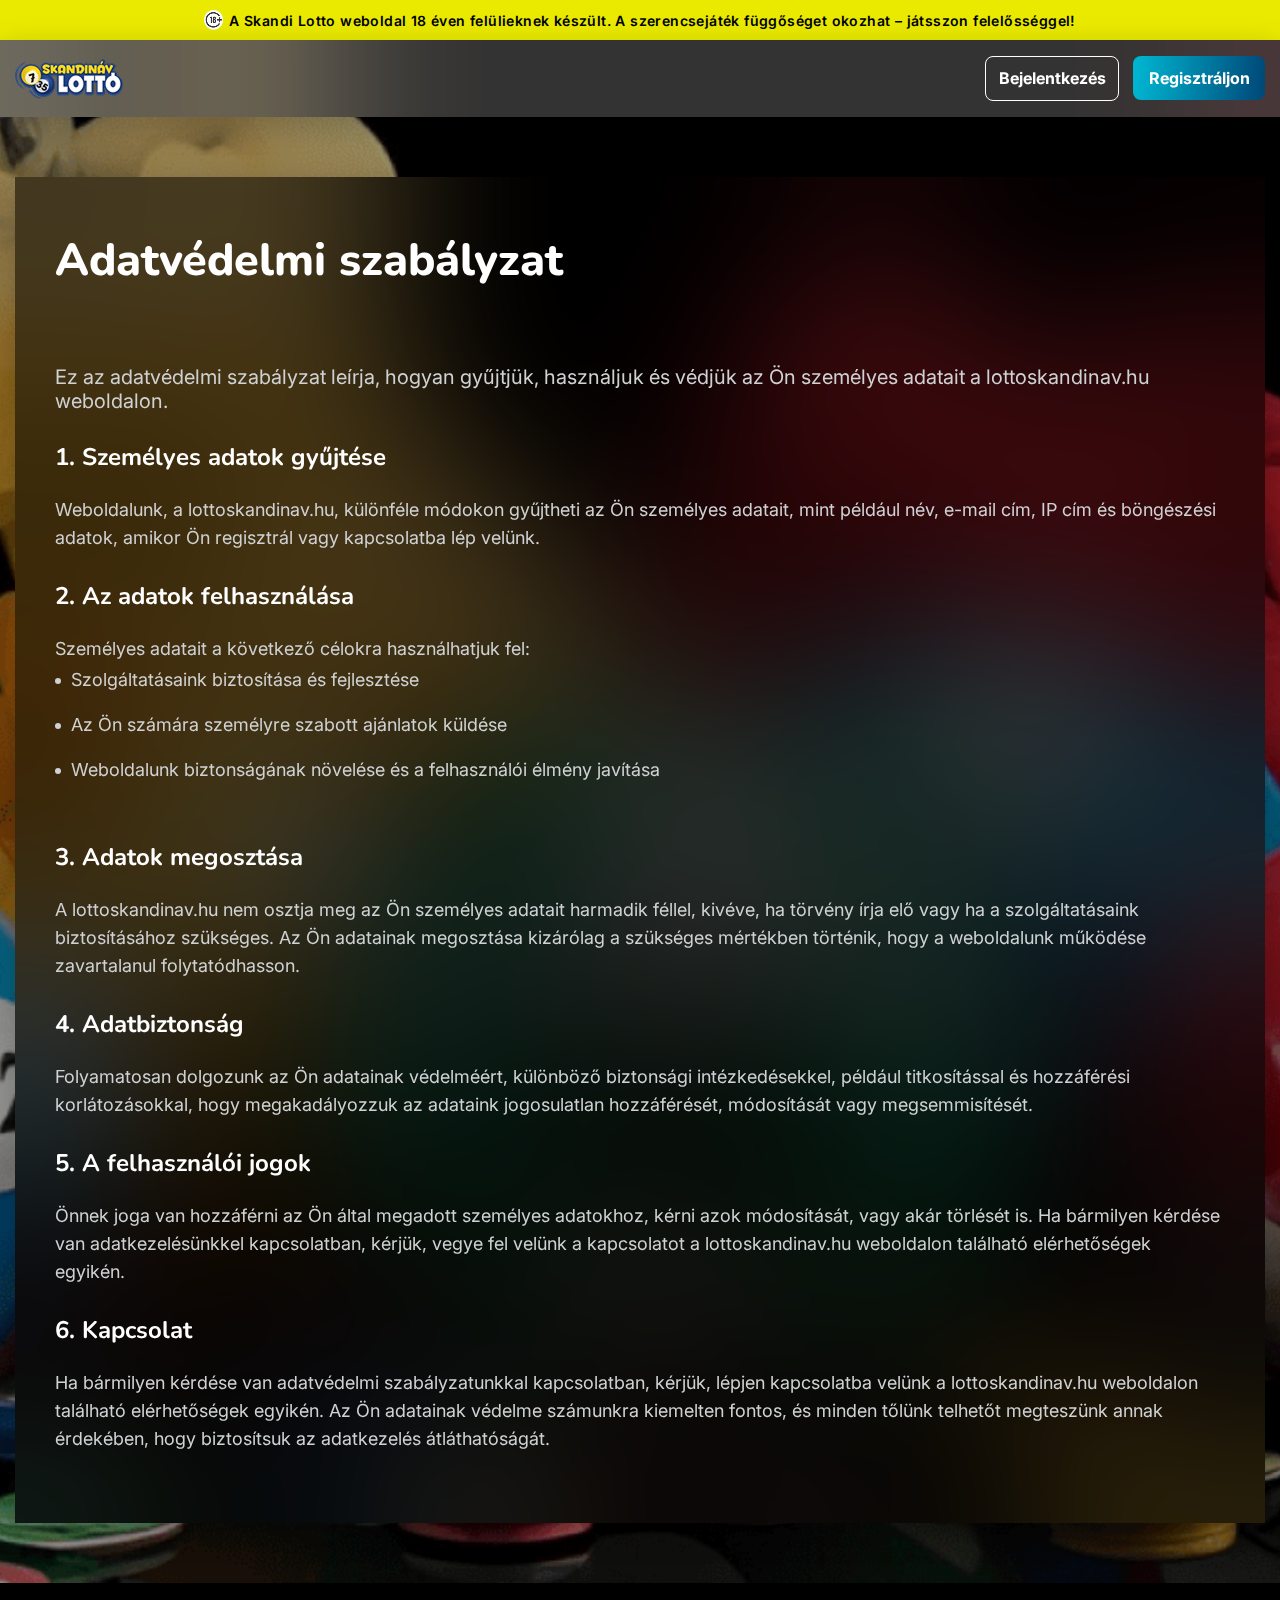
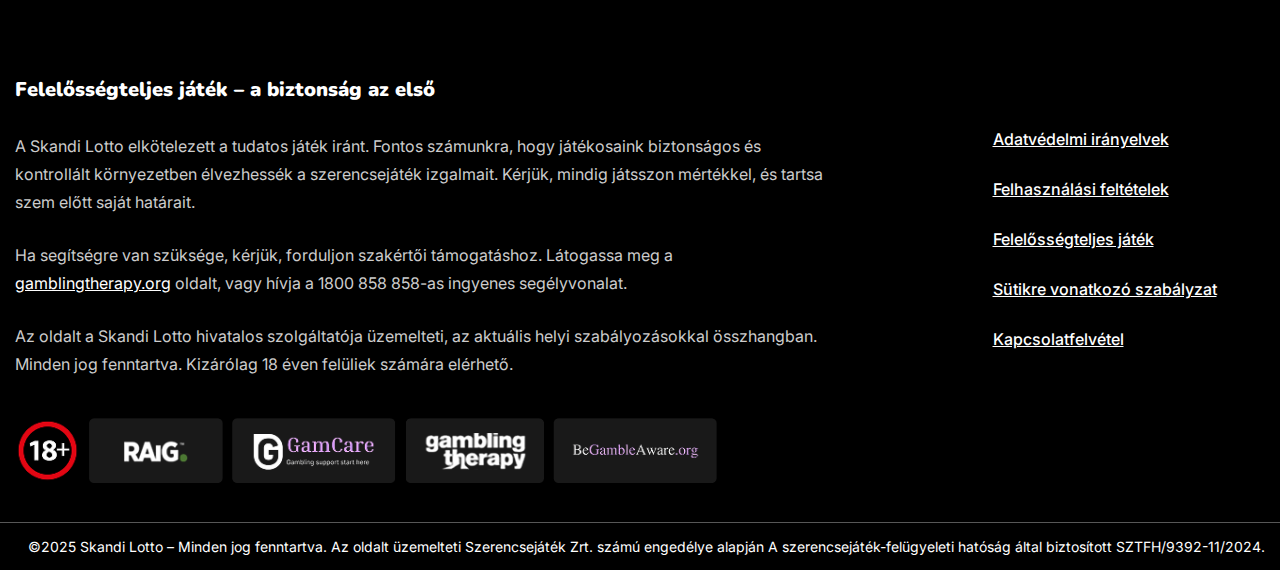
<file: privacypolicy.html>
<!DOCTYPE html>
<html lang="hu">
	<head>
		<meta charset="UTF-8">
		<meta http-equiv="X-UA-Compatible" content="IE=edge">
		<meta name="viewport" content="width=device-width, initial-scale=1, shrink-to-fit=no">
		<meta name="keywords" content="Skandináv lottó, lottó Magyarország, heti lottósorsolás, online lottó, Skandi Lotto, nyerőszámok, lottószelvény vásárlás, lottó eredmények">
		<meta name="description" content="A Skandi Lotto hivatalos weboldala – Friss lottószámok, eredmények, sorsolási dátumok és minden, amit a skandináv lottóról tudni érdemes Magyarországon.">
		<meta name="author" content="Skandi Lotto csapata">
		<meta name="designer" content="Skandi Lotto Webfejlesztő Csapat">
		<meta property="og:title" content="Skandi Lotto – A Skandináv Lottó Hivatalos Weboldala">
		<meta property="og:description" content="Nézd meg a legfrissebb skandináv lottó nyerőszámokat és eredményeket. Vásárolj online szelvényt, és növeld az esélyed a nyerésre!">
		<meta property="og:url" content="https://lottoskandinav.hu">
		<meta property="og:type" content="website">
		<meta property="og:image" content="https://lottoskandinav.hu/img/og-image.png">
		<meta name="twitter:card" content="summary_large_image">
		<meta name="twitter:title" content="Skandi Lotto – A Skandináv Lottó Hivatalos Weboldala">
		<meta name="twitter:description" content="Friss skandináv lottószámok, eredmények, és online szelvényvásárlás – mindez egy helyen.">
		<meta name="twitter:image" content="https://lottoskandinav.hu/img/og-image.png">
		<title>Adatvédelmi szabályzat – Skandi Lotto</title>
		<link rel="shortcut icon" href="img/fav-icon.png" type="image/x-icon">
		<link rel="stylesheet" href="skandiStyleX2025.css" />
		<link rel="stylesheet" href="css/skandiResponsiveX2025.css" />
	</head>
	<body>
		<section class="topheader-area">
			<div class="topheader-part">
				<div class="topheader-left">
					<p><img src="img/logo18+.png" alt="18+ figyelmeztetés" />A Skandi Lotto weboldal 18 éven felülieknek készült. A szerencsejáték függőséget okozhat – játsszon felelősséggel!</p>
				</div>
			</div>
		</section>
		<section class="mainhdhero-area">
			<header class="header-area">
				<div class="container">
					<div class="header-part">
						<div class="header-logo">
							<a href="index.html"><img src="img/logo.png" alt="logo" /></a>
						</div>
						<div class="header-btn">
							<ul>
								<li><a data-popup-trigger="login">Bejelentkezés</a></li>
								<li><a data-popup-trigger="register">Regisztráljon</a></li>
							</ul>
						</div>
					</div>
				</div>
			</header>
			<section class="newherott-area">
				<div class="container">
					<div class="newhero-part">
						<div class="newhero-heading">
							<h2>Adatvédelmi szabályzat</h2>
							<p>Ez az adatvédelmi szabályzat leírja, hogyan gyűjtjük, használjuk és védjük az Ön személyes adatait a lottoskandinav.hu weboldalon.</p>
						</div>
						<div class="newheroitem1">
							<h3>1. Személyes adatok gyűjtése</h3>
							<p>Weboldalunk, a lottoskandinav.hu, különféle módokon gyűjtheti az Ön személyes adatait, mint például név, e-mail cím, IP cím és böngészési adatok, amikor Ön regisztrál vagy kapcsolatba lép velünk.</p>
						</div>
						<div class="newheroitem2">
							<h3>2. Az adatok felhasználása</h3>
							<h5>Személyes adatait a következő célokra használhatjuk fel:</h5>
							<ul>
								<li><span></span> <p>Szolgáltatásaink biztosítása és fejlesztése</p></li>
								<li><span></span> <p>Az Ön számára személyre szabott ajánlatok küldése</p></li>
								<li><span></span> <p>Weboldalunk biztonságának növelése és a felhasználói élmény javítása</p></li>
							</ul>
						</div>
						<div class="newheroitem1">
							<h3>3. Adatok megosztása</h3>
							<p>A lottoskandinav.hu nem osztja meg az Ön személyes adatait harmadik féllel, kivéve, ha törvény írja elő vagy ha a szolgáltatásaink biztosításához szükséges. Az Ön adatainak megosztása kizárólag a szükséges mértékben történik, hogy a weboldalunk működése zavartalanul folytatódhasson.</p>
						</div>
						<div class="newheroitem1">
							<h3>4. Adatbiztonság</h3>
							<p>Folyamatosan dolgozunk az Ön adatainak védelméért, különböző biztonsági intézkedésekkel, például titkosítással és hozzáférési korlátozásokkal, hogy megakadályozzuk az adataink jogosulatlan hozzáférését, módosítását vagy megsemmisítését.</p>
						</div>
						<div class="newheroitem1">
							<h3>5. A felhasználói jogok</h3>
							<p>Önnek joga van hozzáférni az Ön által megadott személyes adatokhoz, kérni azok módosítását, vagy akár törlését is. Ha bármilyen kérdése van adatkezelésünkkel kapcsolatban, kérjük, vegye fel velünk a kapcsolatot a lottoskandinav.hu weboldalon található elérhetőségek egyikén.</p>
						</div>
						<div class="newheroitem1">
							<h3>6. Kapcsolat</h3>
							<p>Ha bármilyen kérdése van adatvédelmi szabályzatunkkal kapcsolatban, kérjük, lépjen kapcsolatba velünk a lottoskandinav.hu weboldalon található elérhetőségek egyikén. Az Ön adatainak védelme számunkra kiemelten fontos, és minden tőlünk telhetőt megteszünk annak érdekében, hogy biztosítsuk az adatkezelés átláthatóságát.</p>
						</div>
					</div>
				</div>
			</section>			
		</section>
		<footer class="footer-area">
			<div class="container">
				<div class="footer-part">
					<div class="footerleft">
						<div class="footertext">
							<h2>Felelősségteljes játék – a biztonság az első</h2>
							<p>A Skandi Lotto elkötelezett a tudatos játék iránt. Fontos számunkra, hogy játékosaink biztonságos és kontrollált környezetben élvezhessék a szerencsejáték izgalmait. Kérjük, mindig játsszon mértékkel, és tartsa szem előtt saját határait.</p>
							<p>Ha segítségre van szüksége, kérjük, forduljon szakértői támogatáshoz. Látogassa meg a <a href="https://gamblingtherapy.org/hu/" target="_blank">gamblingtherapy.org</a> oldalt, vagy hívja a 1800 858 858-as ingyenes segélyvonalat.</p>
							<p>Az oldalt a Skandi Lotto hivatalos szolgáltatója üzemelteti, az aktuális helyi szabályozásokkal összhangban. Minden jog fenntartva. Kizárólag 18 éven felüliek számára elérhető.</p>
						</div>
						<div class="footerlogos cmfooterlogos">
							<ul>
								<li><a href="#"><img src="img/footerlogo1.png" alt="Skandi Lotto logó" /></a></li>
								<li><a href="https://www.responsiblegambling.org/" target="_blank"><img src="img/footerlogo2.png" alt="Responsible Gambling logó" /></a></li>
								<li><a href="https://www.gamcare.org.uk/" target="_blank"><img src="img/footerlogo3.png" alt="GamCare logó" /></a></li>
								<li><a href="https://gamblingtherapy.org/hu/" target="_blank"><img src="img/footerlogo4.png" alt="Gambling Therapy logó" /></a></li>
								<li><a href="https://www.gambleaware.org/" target="_blank"><img src="img/footerlogo5.png" alt="Gamble Aware logó" /></a></li>
							</ul>
						</div>
					</div>
		
					<div class="footerright">
						<div class="footer-nav">
							<ul>
								<li><a href="privacypolicy.html">Adatvédelmi irányelvek</a></li>
								<li><a href="termsandconditions.html">Felhasználási feltételek</a></li>
								<li><a href="responsiblegaming.html">Felelősségteljes játék</a></li>
								<li><a href="cookiepolicy.html">Sütikre vonatkozó szabályzat</a></li>
								<li><a href="mailto:support@lottoskandinav.hu">Kapcsolatfelvétel</a></li>
							</ul>
						</div>
						<div class="footerlogos bmfooterlogos">
							<ul>
								<li><a href="#"><img src="img/footerlogo1.png" alt="Skandi Lotto logó" /></a></li>
								<li><a href="https://www.responsiblegambling.org/" target="_blank"><img src="img/footerlogo2.png" alt="Responsible Gambling logó" /></a></li>
								<li><a href="https://www.gamcare.org.uk/" target="_blank"><img src="img/footerlogo3.png" alt="GamCare logó" /></a></li>
								<li><a href="https://gamblingtherapy.org/hu/" target="_blank"><img src="img/footerlogo4.png" alt="Gambling Therapy logó" /></a></li>
								<li><a href="https://www.gambleaware.org/" target="_blank"><img src="img/footerlogo5.png" alt="Gamble Aware logó" /></a></li>
							</ul>
						</div>
					</div>
				</div>
			</div>
			<div class="copyright-part">
				<div class="container">
					<p>©2025 Skandi Lotto – Minden jog fenntartva. Az oldalt üzemelteti Szerencsejáték Zrt. számú engedélye alapján A szerencsejáték-felügyeleti hatóság által biztosított SZTFH/9392-11/2024.</p>
				</div>
			</div>
		</footer>		
		<section>
			<div class="popup register-form-container">
				<button class="close-btn" onclick="closePopup('signupPopup')"><img src="img/closeicon.svg" alt="ikon" /></button>
				<section class="popup-area">
					<div class="popuppart">
						<div class="popupright">
							<form id="register-form">
								<div class="popupform-part">
									<div class="popupform-heading">
										<h3>Regisztráció</h3>
									</div>
									<div class="popupformitems">
										<div class="popupform-item2">
											<input class="log-input" type="text" name="first-name" placeholder="Név" required />
										</div>
										<div class="popupform-item2">
											<input class="log-input" type="email" name="email" placeholder="Email" required />
										</div>
										<div class="password-container">
											<input class="log-input" type="password" id="passwordInput1" name="password" placeholder="Jelszó" required />
											<button type="button" class="toggle-password" data-target="passwordInput1">
												<img id="eyeIcon1" src="img/eyeclose.svg" alt="Jelszó megjelenítése">
											</button>
										</div>
										<div class="password-container">
											<input class="log-input" type="password" id="passwordInput2" name="password" placeholder="Jelszó megerősítése" required />
											<button type="button" class="toggle-password" data-target="passwordInput2">
												<img id="eyeIcon1" src="img/eyeclose.svg" alt="Jelszó megjelenítése">
											</button>
										</div>
										<div class="maincheckbox">
											<label class="checkboxpart">
												Megerősítem, hogy elmúltam 18 éves, és elolvastam, valamint elfogadom a <a href="https://lottoskandinav.hu/termsandconditions.html" target="_blank">Általános Szerződési Feltételeket</a> és az <a href="https://lottoskandinav.hu/privacypolicy.html" target="_blank">Adatvédelmi Szabályzatot</a> a lottoskandinav.hu oldalon.
												<input type="checkbox" required>
												<span class="checkmark"></span>
											</label>
										</div>
										<div class="popupform-item3">
											<button class="register-btn" type="submit">Regisztráció</button>
											<h5>Már van fiókja? <a data-popup-trigger="login">Jelentkezzen be itt</a></h5>
										</div>
									</div>
								</div>
							</form>
						</div>
					</div>
				</section>
			</div>
			<div class="popup login-form-container">
				<button class="close-btn" onclick="closePopup('loginPopup')">
					<img src="img/closeicon.svg" alt="ikon" />
				</button>
				<section class="popup-area">
					<div class="popuppart">
						<div class="popupright">
							<form id="login-form">
								<div class="popupform-part">
									<div class="popupform-heading loginpart">
										<h3>Bejelentkezés</h3>
									</div>
									<div class="popupformitems">
										<div class="popupform-item2">
											<input class="log-input" type="email" name="email" placeholder="Email cím" required />
										</div>
										<div class="password-container">
											<input class="log-input" type="password" id="passwordInput2" name="password" placeholder="Jelszó" required />
											<button type="button" class="toggle-password" data-target="passwordInput2">
												<img id="eyeIcon2" src="img/eyeclose.svg" alt="Jelszó megjelenítése">
											</button>
										</div>
										<div class="forgot-password">
											<p><a data-popup-trigger="forgot-password">Elfelejtett jelszó?</a></p>
										</div>
										<div class="popupform-item3 loginPopupst">
											<button class="login-btn" type="submit">Bejelentkezés</button>
											<h5>Még nincs fiókod? <a data-popup-trigger="register">Regisztrálj most</a></h5>
										</div>
									</div>
								</div>
							</form>
						</div>
					</div>
				</section>
			</div>
			<div class="popup forgot-password-form-container">
				<button class="close-btn" onclick="closePopup('loginPopup')">
					<img src="img/closeicon.svg" alt="ikon" />
				</button>
				<section class="popup-area">
					<div class="popuppart">
						<div class="popupright">
							<div class="popupform-heading loginpart">
								<h3>Elfelejtett jelszó</h3>
							</div>
							<form class="forgot-password-form">
								<div class="popupformitems">
									<p>Adja meg e-mail címét a jelszó visszaállításához</p>
									<input type="email" class="log-input" placeholder="Email cím" required>
								</div>
								<div class="popupformitems">
									<input type="submit" value="Visszaállító link küldése" class="forgot-password-btn">
								</div>
								<div class="popupform-item3">
									<h5>Vissza a <a data-popup-trigger="login">bejelentkezéshez</a></h5>
								</div>
							</form>
						</div>
					</div>
				</section>
			</div>
			<div class="overlay" id="overlay"></div>
			<script>
				document.addEventListener('DOMContentLoaded', function () {
					function closePopup(popupSelector) {
						document.querySelector(popupSelector).classList.remove('active');
						document.getElementById('overlay').classList.remove('active');
					}
					document.querySelectorAll('.close-btn').forEach(button => {
						button.addEventListener('click', function (event) {
							const popupContainer = event.target.closest('.popup');
							if (popupContainer) {
								closePopup(`.${popupContainer.classList[1]}`);
							}
						});
					});
					function openPopup(popupSelector) {
						document.querySelectorAll('.popup').forEach(popup => {
							popup.classList.remove('active');
						});
						document.getElementById('overlay').classList.remove('active');
						document.querySelector(popupSelector).classList.add('active');
						document.getElementById('overlay').classList.add('active');
					}
					document.querySelectorAll('[data-popup-trigger="login"]').forEach(button => {
						button.addEventListener('click', function () {
							openPopup('.login-form-container');
						});
					});
					document.querySelectorAll('[data-popup-trigger="register"]').forEach(button => {
						button.addEventListener('click', function () {
							openPopup('.register-form-container');
						});
					});
					document.querySelectorAll('[data-popup-trigger="forgot-password"]').forEach(button => {
						button.addEventListener('click', function () {
							openPopup('.forgot-password-form-container');
						});
					});
					function showPopupMessage(message) {
						const popup = document.querySelector('.popup-message');
						popup.textContent = message;
						popup.classList.add('show');
						setTimeout(() => {
							popup.classList.remove('show');
						}, 3000);
					}
					function checkInputs(formSelector, buttonSelector) {
						const form = document.querySelector(formSelector);
						const inputs = form.querySelectorAll('.log-input');
						const button = form.querySelector(buttonSelector);
	
						function validateFields() {
							let allFilled = true;
							inputs.forEach(input => {
								if (!input.value.trim() || !input.checkValidity()) {
									allFilled = false;
								}
							});
							button.disabled = !allFilled;
						}
	
						inputs.forEach(input => {
							input.addEventListener('input', validateFields);
						});
	
						validateFields(); 
					}
					checkInputs('.login-form-container', '.login-btn');
					checkInputs('.register-form-container', '.register-btn');
					checkInputs('.forgot-password-form-container', '.forgot-password-btn');
					document.querySelector('.login-btn').addEventListener('click', function (event) {
						event.preventDefault();
						const email = document.querySelector('.login-form-container input[type="email"]');
						const password = document.querySelector('.login-form-container input[type="password"]');
	
						if (!email.checkValidity() || !password.checkValidity()) {
							email.reportValidity();
							password.reportValidity();
						} else {
							closePopup('.login-form-container');
							showPopupMessage("Login successful!");
							setTimeout(() => {
								window.location.href = 'index.html'; 
							}, 1000);
						}
					});
					document.querySelector('.register-btn').addEventListener('click', function (event) {
						event.preventDefault();
						const email = document.querySelector('.register-form-container input[type="email"]');
						const password = document.querySelector('.register-form-container input[type="password"]');
						const checkbox = document.querySelector('.register-form-container input[type="checkbox"]');
	
						if (!email.checkValidity() || !password.checkValidity() || !checkbox.checked) {
							email.reportValidity();
							password.reportValidity();
							if (!checkbox.checked) {
								alert("Please confirm the Terms and Privacy Policy.");
							}
						} else {
							closePopup('.register-form-container');
							showPopupMessage("Registration successful!");
							setTimeout(() => {
								window.location.href = 'index.html'; 
							}, 1000);
						}
					});
					document.querySelector('.forgot-password-btn').addEventListener('click', function (event) {
						event.preventDefault();
						const email = document.querySelector('.forgot-password-form-container input[type="email"]');
	
						if (!email.checkValidity()) {
							email.reportValidity();
						} else {
							closePopup('.forgot-password-form-container');
							showPopupMessage("Password reset link sent!");
							setTimeout(() => {
								window.location.href = 'index.html'; 
							}, 1000);
						}
					});
				});
			</script>
			<script>
				document.querySelectorAll('.toggle-password').forEach(button => {
				button.addEventListener('click', function() {
				const inputId = this.getAttribute('data-target');
				const passwordInput = document.getElementById(inputId);
				const eyeIcon = this.querySelector('img');
				if (passwordInput.type === 'password') {
				passwordInput.type = 'text';
				eyeIcon.src = 'img/eye.svg';
				eyeIcon.alt = 'Hide Password';
				} else {
				passwordInput.type = 'password';
				eyeIcon.src = 'img/eyeclose.svg';
				eyeIcon.alt = 'Show Password';
				}
				});
				});
			</script>
		</section>
		<script src="https://cdnjs.cloudflare.com/ajax/libs/jquery/3.7.1/jquery.js"></script>
		<script src="js/scripts.js"></script>
		<script src="js/ziehharmonika.js"></script>
		<script>
		$(document).ready(function() {
				$('.ziehharmonika').ziehharmonika({
					collapsible: true
				});
			});
		</script>
	</body>
</html>
</file>
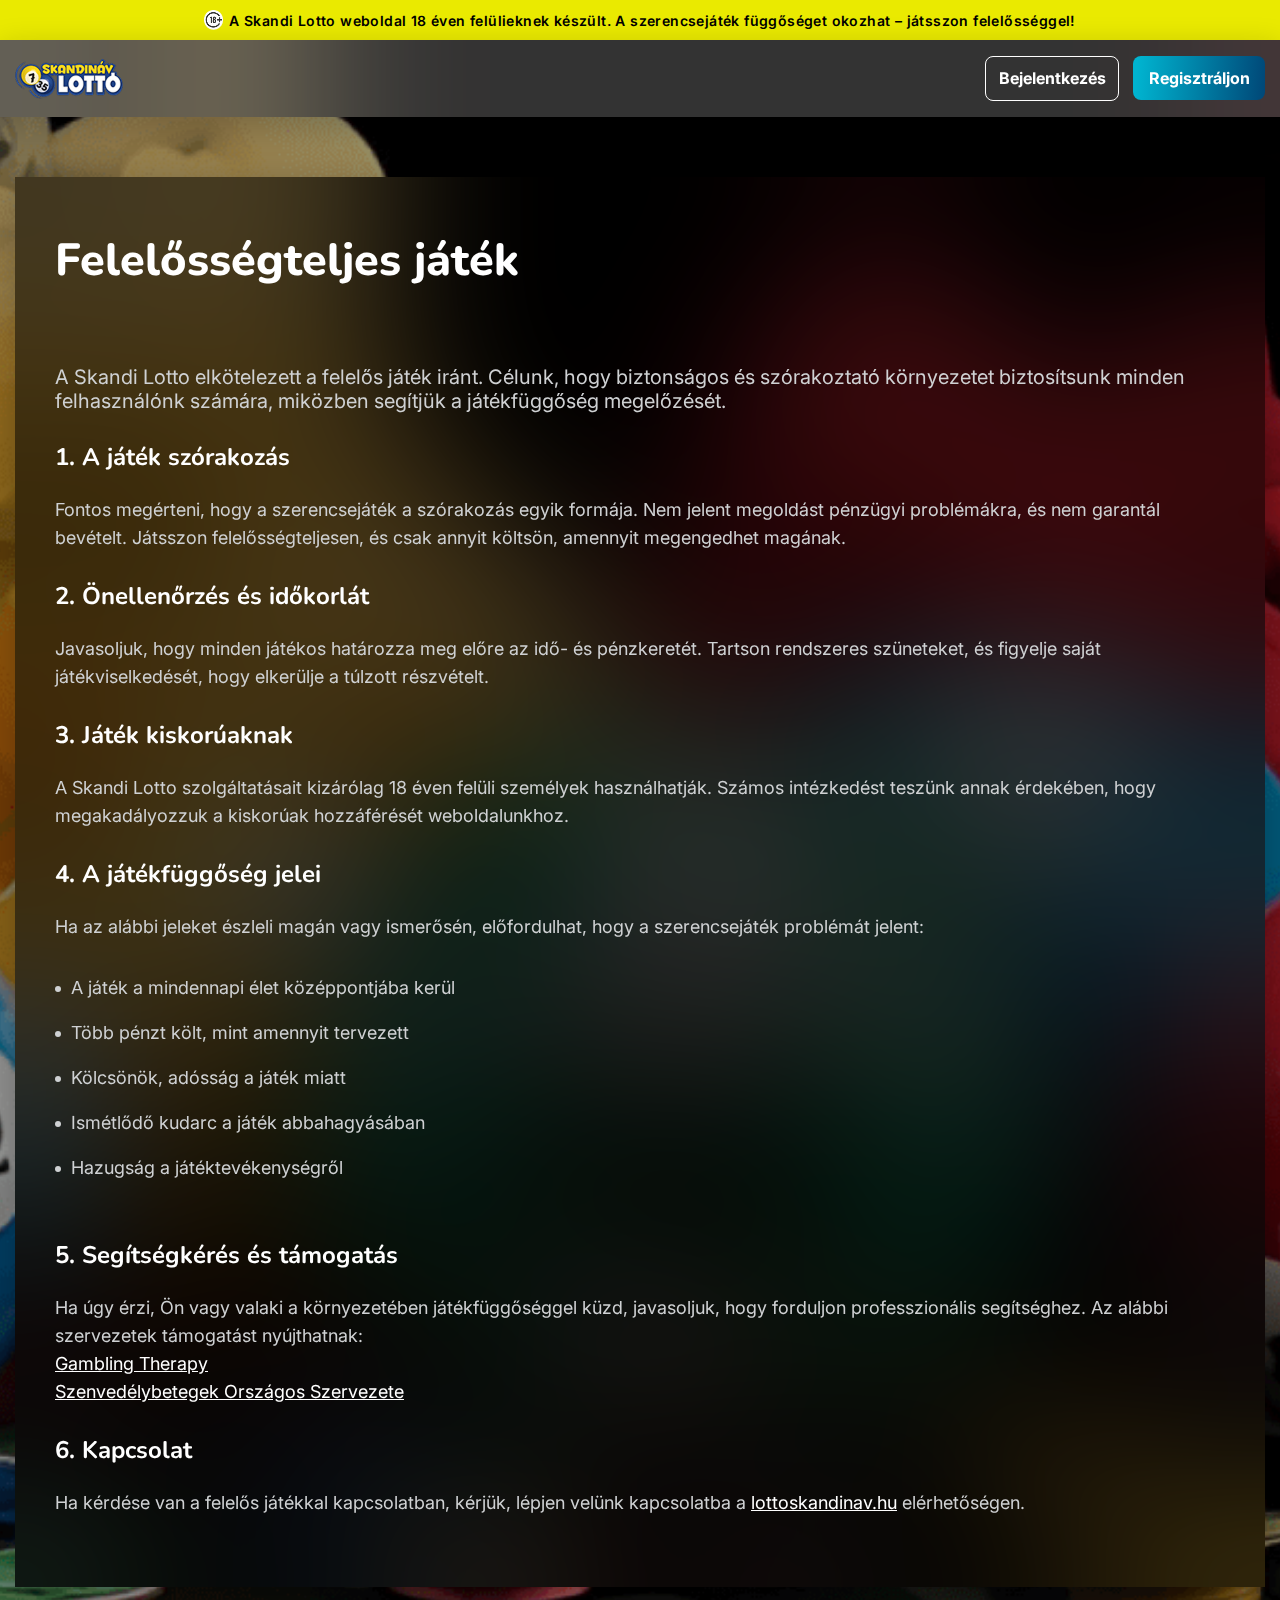
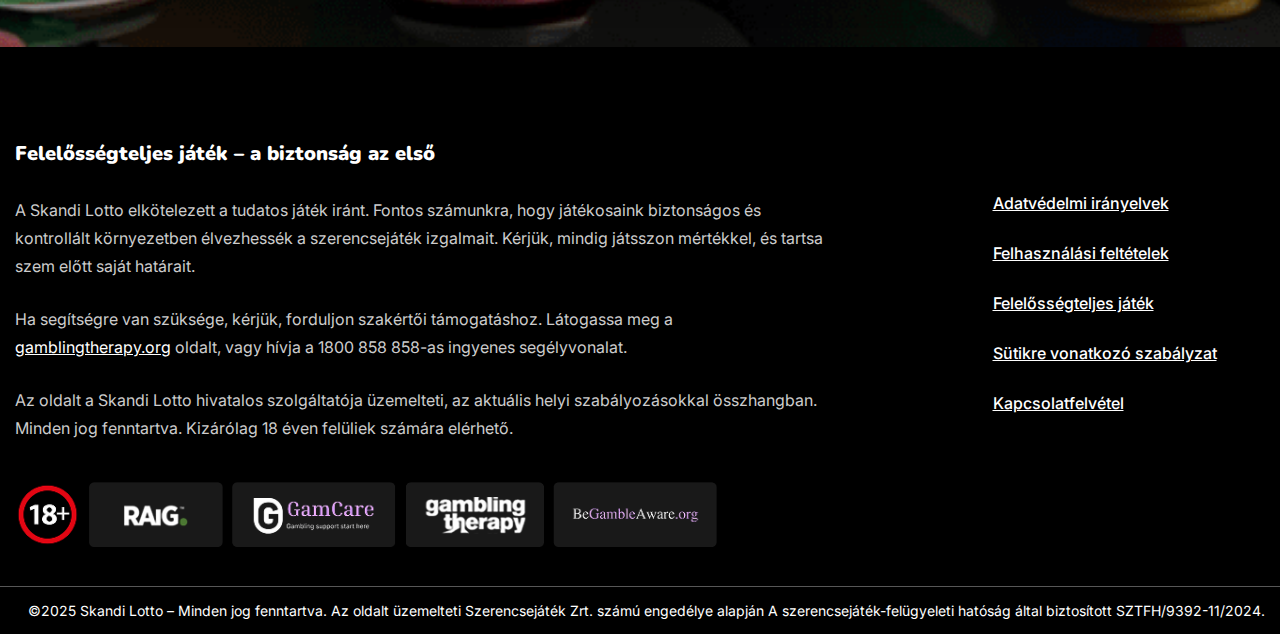
<file: responsiblegaming.html>
<!DOCTYPE html>
<html lang="hu">
	<head>
        <meta charset="UTF-8">
        <meta http-equiv="X-UA-Compatible" content="IE=edge">
        <meta name="viewport" content="width=device-width, initial-scale=1, shrink-to-fit=no">
        <meta name="keywords" content="felelős játék, játékfüggőség megelőzése, Skandi Lotto, szerencsejáték szabályok, biztonságos játék, játék korhatár, lottó felelősségteljesen">
        <meta name="description" content="Tudj meg többet a Skandi Lotto felelős játékkal kapcsolatos elköteleződéséről. Segítséget és útmutatást nyújtunk a biztonságos játékhoz Magyarországon.">
        <meta name="author" content="Skandi Lotto csapata">
        <meta name="designer" content="Skandi Lotto Webfejlesztő Csapat">
        <meta property="og:title" content="Felelős Játék – Skandi Lotto">
        <meta property="og:description" content="Ismerd meg, hogyan támogatja a Skandi Lotto a felelősségteljes játékot és a játékosok védelmét.">
        <meta property="og:url" content="https://lottoskandinav.hu/felelos-jatek">
        <meta property="og:type" content="website">
        <meta property="og:image" content="https://lottoskandinav.hu/img/og-image.png">
        <meta name="twitter:card" content="summary_large_image">
        <meta name="twitter:title" content="Felelős Játék – Skandi Lotto">
        <meta name="twitter:description" content="Fedezd fel, hogyan segít a Skandi Lotto a játékosoknak biztonságos és felelősségteljes módon játszani.">
        <meta name="twitter:image" content="https://lottoskandinav.hu/img/og-image.png">
        <title>Felelős Játék – Skandi Lotto</title>
        <link rel="shortcut icon" href="img/fav-icon.png" type="image/x-icon">
        <link rel="stylesheet" href="skandiStyleX2025.css" />
        <link rel="stylesheet" href="css/skandiResponsiveX2025.css" />
    </head>    
	<body>
		<section class="topheader-area">
			<div class="topheader-part">
				<div class="topheader-left">
					<p><img src="img/logo18+.png" alt="18+ figyelmeztetés" />A Skandi Lotto weboldal 18 éven felülieknek készült. A szerencsejáték függőséget okozhat – játsszon felelősséggel!</p>
				</div>
			</div>
		</section>
		<section class="mainhdhero-area">
			<header class="header-area">
				<div class="container">
					<div class="header-part">
						<div class="header-logo">
							<a href="index.html"><img src="img/logo.png" alt="logo" /></a>
						</div>
						<div class="header-btn">
							<ul>
								<li><a data-popup-trigger="login">Bejelentkezés</a></li>
								<li><a data-popup-trigger="register">Regisztráljon</a></li>
							</ul>
						</div>
					</div>
				</div>
			</header>
			<section class="newherott-area">
                <div class="container">
                    <div class="newhero-part">
                        <div class="newhero-heading">
                            <h2>Felelősségteljes játék</h2>
                            <p>A Skandi Lotto elkötelezett a felelős játék iránt. Célunk, hogy biztonságos és szórakoztató környezetet biztosítsunk minden felhasználónk számára, miközben segítjük a játékfüggőség megelőzését.</p>
                        </div>
            
                        <div class="newheroitem1">
                            <h3>1. A játék szórakozás</h3>
                            <p>Fontos megérteni, hogy a szerencsejáték a szórakozás egyik formája. Nem jelent megoldást pénzügyi problémákra, és nem garantál bevételt. Játsszon felelősségteljesen, és csak annyit költsön, amennyit megengedhet magának.</p>
                        </div>
            
                        <div class="newheroitem1">
                            <h3>2. Önellenőrzés és időkorlát</h3>
                            <p>Javasoljuk, hogy minden játékos határozza meg előre az idő- és pénzkeretét. Tartson rendszeres szüneteket, és figyelje saját játékviselkedését, hogy elkerülje a túlzott részvételt.</p>
                        </div>
            
                        <div class="newheroitem1">
                            <h3>3. Játék kiskorúaknak</h3>
                            <p>A Skandi Lotto szolgáltatásait kizárólag 18 éven felüli személyek használhatják. Számos intézkedést teszünk annak érdekében, hogy megakadályozzuk a kiskorúak hozzáférését weboldalunkhoz.</p>
                        </div>
            
                        <div class="newheroitem1">
                            <h3>4. A játékfüggőség jelei</h3>
                            <p>Ha az alábbi jeleket észleli magán vagy ismerősén, előfordulhat, hogy a szerencsejáték problémát jelent:</p>
                        </div>
            
                        <div class="newheroitem2">
                            <ul>
                                <li><span></span> <p>A játék a mindennapi élet középpontjába kerül</p></li>
                                <li><span></span> <p>Több pénzt költ, mint amennyit tervezett</p></li>
                                <li><span></span> <p>Kölcsönök, adósság a játék miatt</p></li>
                                <li><span></span> <p>Ismétlődő kudarc a játék abbahagyásában</p></li>
                                <li><span></span> <p>Hazugság a játéktevékenységről</p></li>
                            </ul>
                        </div>
            
                        <div class="newheroitem1">
                            <h3>5. Segítségkérés és támogatás</h3>
                            <p>Ha úgy érzi, Ön vagy valaki a környezetében játékfüggőséggel küzd, javasoljuk, hogy forduljon professzionális segítséghez. Az alábbi szervezetek támogatást nyújthatnak:</p>
                            <ul>
                                <li><span></span> <p><a href="https://www.gamblingtherapy.org/hu/">Gambling Therapy</a></p></li>
                                <li><span></span> <p><a href="https://www.szenvedelybetegseg.hu/">Szenvedélybetegek Országos Szervezete</a></p></li>
                            </ul>
                        </div>
            
                        <div class="newheroitem1">
                            <h3>6. Kapcsolat</h3>
                            <p>Ha kérdése van a felelős játékkal kapcsolatban, kérjük, lépjen velünk kapcsolatba a <a href="mailto:lottoskandinav.hu">lottoskandinav.hu</a> elérhetőségen.</p>
                        </div>
                    </div>
                </div>
            </section>           
		</section>
		<footer class="footer-area">
			<div class="container">
				<div class="footer-part">
					<div class="footerleft">
						<div class="footertext">
							<h2>Felelősségteljes játék – a biztonság az első</h2>
							<p>A Skandi Lotto elkötelezett a tudatos játék iránt. Fontos számunkra, hogy játékosaink biztonságos és kontrollált környezetben élvezhessék a szerencsejáték izgalmait. Kérjük, mindig játsszon mértékkel, és tartsa szem előtt saját határait.</p>
							<p>Ha segítségre van szüksége, kérjük, forduljon szakértői támogatáshoz. Látogassa meg a <a href="https://gamblingtherapy.org/hu/" target="_blank">gamblingtherapy.org</a> oldalt, vagy hívja a 1800 858 858-as ingyenes segélyvonalat.</p>
							<p>Az oldalt a Skandi Lotto hivatalos szolgáltatója üzemelteti, az aktuális helyi szabályozásokkal összhangban. Minden jog fenntartva. Kizárólag 18 éven felüliek számára elérhető.</p>
						</div>
						<div class="footerlogos cmfooterlogos">
							<ul>
								<li><a href="#"><img src="img/footerlogo1.png" alt="Skandi Lotto logó" /></a></li>
								<li><a href="https://www.responsiblegambling.org/" target="_blank"><img src="img/footerlogo2.png" alt="Responsible Gambling logó" /></a></li>
								<li><a href="https://www.gamcare.org.uk/" target="_blank"><img src="img/footerlogo3.png" alt="GamCare logó" /></a></li>
								<li><a href="https://gamblingtherapy.org/hu/" target="_blank"><img src="img/footerlogo4.png" alt="Gambling Therapy logó" /></a></li>
								<li><a href="https://www.gambleaware.org/" target="_blank"><img src="img/footerlogo5.png" alt="Gamble Aware logó" /></a></li>
							</ul>
						</div>
					</div>
		
					<div class="footerright">
						<div class="footer-nav">
							<ul>
								<li><a href="privacypolicy.html">Adatvédelmi irányelvek</a></li>
								<li><a href="termsandconditions.html">Felhasználási feltételek</a></li>
								<li><a href="responsiblegaming.html">Felelősségteljes játék</a></li>
								<li><a href="cookiepolicy.html">Sütikre vonatkozó szabályzat</a></li>
								<li><a href="mailto:support@lottoskandinav.hu">Kapcsolatfelvétel</a></li>
							</ul>
						</div>
						<div class="footerlogos bmfooterlogos">
							<ul>
								<li><a href="#"><img src="img/footerlogo1.png" alt="Skandi Lotto logó" /></a></li>
								<li><a href="https://www.responsiblegambling.org/" target="_blank"><img src="img/footerlogo2.png" alt="Responsible Gambling logó" /></a></li>
								<li><a href="https://www.gamcare.org.uk/" target="_blank"><img src="img/footerlogo3.png" alt="GamCare logó" /></a></li>
								<li><a href="https://gamblingtherapy.org/hu/" target="_blank"><img src="img/footerlogo4.png" alt="Gambling Therapy logó" /></a></li>
								<li><a href="https://www.gambleaware.org/" target="_blank"><img src="img/footerlogo5.png" alt="Gamble Aware logó" /></a></li>
							</ul>
						</div>
					</div>
				</div>
			</div>
			<div class="copyright-part">
				<div class="container">
					<p>©2025 Skandi Lotto – Minden jog fenntartva. Az oldalt üzemelteti Szerencsejáték Zrt. számú engedélye alapján A szerencsejáték-felügyeleti hatóság által biztosított SZTFH/9392-11/2024.</p>
				</div>
			</div>
		</footer>		
		<section>
			<div class="popup register-form-container">
				<button class="close-btn" onclick="closePopup('signupPopup')"><img src="img/closeicon.svg" alt="ikon" /></button>
				<section class="popup-area">
					<div class="popuppart">
						<div class="popupright">
							<form id="register-form">
								<div class="popupform-part">
									<div class="popupform-heading">
										<h3>Regisztráció</h3>
									</div>
									<div class="popupformitems">
										<div class="popupform-item2">
											<input class="log-input" type="text" name="first-name" placeholder="Név" required />
										</div>
										<div class="popupform-item2">
											<input class="log-input" type="email" name="email" placeholder="Email" required />
										</div>
										<div class="password-container">
											<input class="log-input" type="password" id="passwordInput1" name="password" placeholder="Jelszó" required />
											<button type="button" class="toggle-password" data-target="passwordInput1">
												<img id="eyeIcon1" src="img/eyeclose.svg" alt="Jelszó megjelenítése">
											</button>
										</div>
										<div class="password-container">
											<input class="log-input" type="password" id="passwordInput2" name="password" placeholder="Jelszó megerősítése" required />
											<button type="button" class="toggle-password" data-target="passwordInput2">
												<img id="eyeIcon1" src="img/eyeclose.svg" alt="Jelszó megjelenítése">
											</button>
										</div>
										<div class="maincheckbox">
											<label class="checkboxpart">
												Megerősítem, hogy elmúltam 18 éves, és elolvastam, valamint elfogadom a <a href="https://lottoskandinav.hu/termsandconditions.html" target="_blank">Általános Szerződési Feltételeket</a> és az <a href="https://lottoskandinav.hu/privacypolicy.html" target="_blank">Adatvédelmi Szabályzatot</a> a lottoskandinav.hu oldalon.
												<input type="checkbox" required>
												<span class="checkmark"></span>
											</label>
										</div>
										<div class="popupform-item3">
											<button class="register-btn" type="submit">Regisztráció</button>
											<h5>Már van fiókja? <a data-popup-trigger="login">Jelentkezzen be itt</a></h5>
										</div>
									</div>
								</div>
							</form>
						</div>
					</div>
				</section>
			</div>
			<div class="popup login-form-container">
				<button class="close-btn" onclick="closePopup('loginPopup')">
					<img src="img/closeicon.svg" alt="ikon" />
				</button>
				<section class="popup-area">
					<div class="popuppart">
						<div class="popupright">
							<form id="login-form">
								<div class="popupform-part">
									<div class="popupform-heading loginpart">
										<h3>Bejelentkezés</h3>
									</div>
									<div class="popupformitems">
										<div class="popupform-item2">
											<input class="log-input" type="email" name="email" placeholder="Email cím" required />
										</div>
										<div class="password-container">
											<input class="log-input" type="password" id="passwordInput2" name="password" placeholder="Jelszó" required />
											<button type="button" class="toggle-password" data-target="passwordInput2">
												<img id="eyeIcon2" src="img/eyeclose.svg" alt="Jelszó megjelenítése">
											</button>
										</div>
										<div class="forgot-password">
											<p><a data-popup-trigger="forgot-password">Elfelejtett jelszó?</a></p>
										</div>
										<div class="popupform-item3 loginPopupst">
											<button class="login-btn" type="submit">Bejelentkezés</button>
											<h5>Még nincs fiókod? <a data-popup-trigger="register">Regisztrálj most</a></h5>
										</div>
									</div>
								</div>
							</form>
						</div>
					</div>
				</section>
			</div>
			<div class="popup forgot-password-form-container">
				<button class="close-btn" onclick="closePopup('loginPopup')">
					<img src="img/closeicon.svg" alt="ikon" />
				</button>
				<section class="popup-area">
					<div class="popuppart">
						<div class="popupright">
							<div class="popupform-heading loginpart">
								<h3>Elfelejtett jelszó</h3>
							</div>
							<form class="forgot-password-form">
								<div class="popupformitems">
									<p>Adja meg e-mail címét a jelszó visszaállításához</p>
									<input type="email" class="log-input" placeholder="Email cím" required>
								</div>
								<div class="popupformitems">
									<input type="submit" value="Visszaállító link küldése" class="forgot-password-btn">
								</div>
								<div class="popupform-item3">
									<h5>Vissza a <a data-popup-trigger="login">bejelentkezéshez</a></h5>
								</div>
							</form>
						</div>
					</div>
				</section>
			</div>
			<div class="overlay" id="overlay"></div>
			<script>
				document.addEventListener('DOMContentLoaded', function () {
					function closePopup(popupSelector) {
						document.querySelector(popupSelector).classList.remove('active');
						document.getElementById('overlay').classList.remove('active');
					}
					document.querySelectorAll('.close-btn').forEach(button => {
						button.addEventListener('click', function (event) {
							const popupContainer = event.target.closest('.popup');
							if (popupContainer) {
								closePopup(`.${popupContainer.classList[1]}`);
							}
						});
					});
					function openPopup(popupSelector) {
						document.querySelectorAll('.popup').forEach(popup => {
							popup.classList.remove('active');
						});
						document.getElementById('overlay').classList.remove('active');
						document.querySelector(popupSelector).classList.add('active');
						document.getElementById('overlay').classList.add('active');
					}
					document.querySelectorAll('[data-popup-trigger="login"]').forEach(button => {
						button.addEventListener('click', function () {
							openPopup('.login-form-container');
						});
					});
					document.querySelectorAll('[data-popup-trigger="register"]').forEach(button => {
						button.addEventListener('click', function () {
							openPopup('.register-form-container');
						});
					});
					document.querySelectorAll('[data-popup-trigger="forgot-password"]').forEach(button => {
						button.addEventListener('click', function () {
							openPopup('.forgot-password-form-container');
						});
					});
					function showPopupMessage(message) {
						const popup = document.querySelector('.popup-message');
						popup.textContent = message;
						popup.classList.add('show');
						setTimeout(() => {
							popup.classList.remove('show');
						}, 3000);
					}
					function checkInputs(formSelector, buttonSelector) {
						const form = document.querySelector(formSelector);
						const inputs = form.querySelectorAll('.log-input');
						const button = form.querySelector(buttonSelector);
	
						function validateFields() {
							let allFilled = true;
							inputs.forEach(input => {
								if (!input.value.trim() || !input.checkValidity()) {
									allFilled = false;
								}
							});
							button.disabled = !allFilled;
						}
	
						inputs.forEach(input => {
							input.addEventListener('input', validateFields);
						});
	
						validateFields(); 
					}
					checkInputs('.login-form-container', '.login-btn');
					checkInputs('.register-form-container', '.register-btn');
					checkInputs('.forgot-password-form-container', '.forgot-password-btn');
					document.querySelector('.login-btn').addEventListener('click', function (event) {
						event.preventDefault();
						const email = document.querySelector('.login-form-container input[type="email"]');
						const password = document.querySelector('.login-form-container input[type="password"]');
	
						if (!email.checkValidity() || !password.checkValidity()) {
							email.reportValidity();
							password.reportValidity();
						} else {
							closePopup('.login-form-container');
							showPopupMessage("Login successful!");
							setTimeout(() => {
								window.location.href = 'index.html'; 
							}, 1000);
						}
					});
					document.querySelector('.register-btn').addEventListener('click', function (event) {
						event.preventDefault();
						const email = document.querySelector('.register-form-container input[type="email"]');
						const password = document.querySelector('.register-form-container input[type="password"]');
						const checkbox = document.querySelector('.register-form-container input[type="checkbox"]');
	
						if (!email.checkValidity() || !password.checkValidity() || !checkbox.checked) {
							email.reportValidity();
							password.reportValidity();
							if (!checkbox.checked) {
								alert("Please confirm the Terms and Privacy Policy.");
							}
						} else {
							closePopup('.register-form-container');
							showPopupMessage("Registration successful!");
							setTimeout(() => {
								window.location.href = 'index.html'; 
							}, 1000);
						}
					});
					document.querySelector('.forgot-password-btn').addEventListener('click', function (event) {
						event.preventDefault();
						const email = document.querySelector('.forgot-password-form-container input[type="email"]');
	
						if (!email.checkValidity()) {
							email.reportValidity();
						} else {
							closePopup('.forgot-password-form-container');
							showPopupMessage("Password reset link sent!");
							setTimeout(() => {
								window.location.href = 'index.html'; 
							}, 1000);
						}
					});
				});
			</script>
			<script>
				document.querySelectorAll('.toggle-password').forEach(button => {
				button.addEventListener('click', function() {
				const inputId = this.getAttribute('data-target');
				const passwordInput = document.getElementById(inputId);
				const eyeIcon = this.querySelector('img');
				if (passwordInput.type === 'password') {
				passwordInput.type = 'text';
				eyeIcon.src = 'img/eye.svg';
				eyeIcon.alt = 'Hide Password';
				} else {
				passwordInput.type = 'password';
				eyeIcon.src = 'img/eyeclose.svg';
				eyeIcon.alt = 'Show Password';
				}
				});
				});
			</script>
		</section>
		<script src="https://cdnjs.cloudflare.com/ajax/libs/jquery/3.7.1/jquery.js"></script>
		<script src="js/scripts.js"></script>
		<script src="js/ziehharmonika.js"></script>
		<script>
		$(document).ready(function() {
				$('.ziehharmonika').ziehharmonika({
					collapsible: true
				});
			});
		</script>
	</body>
</html>
</file>
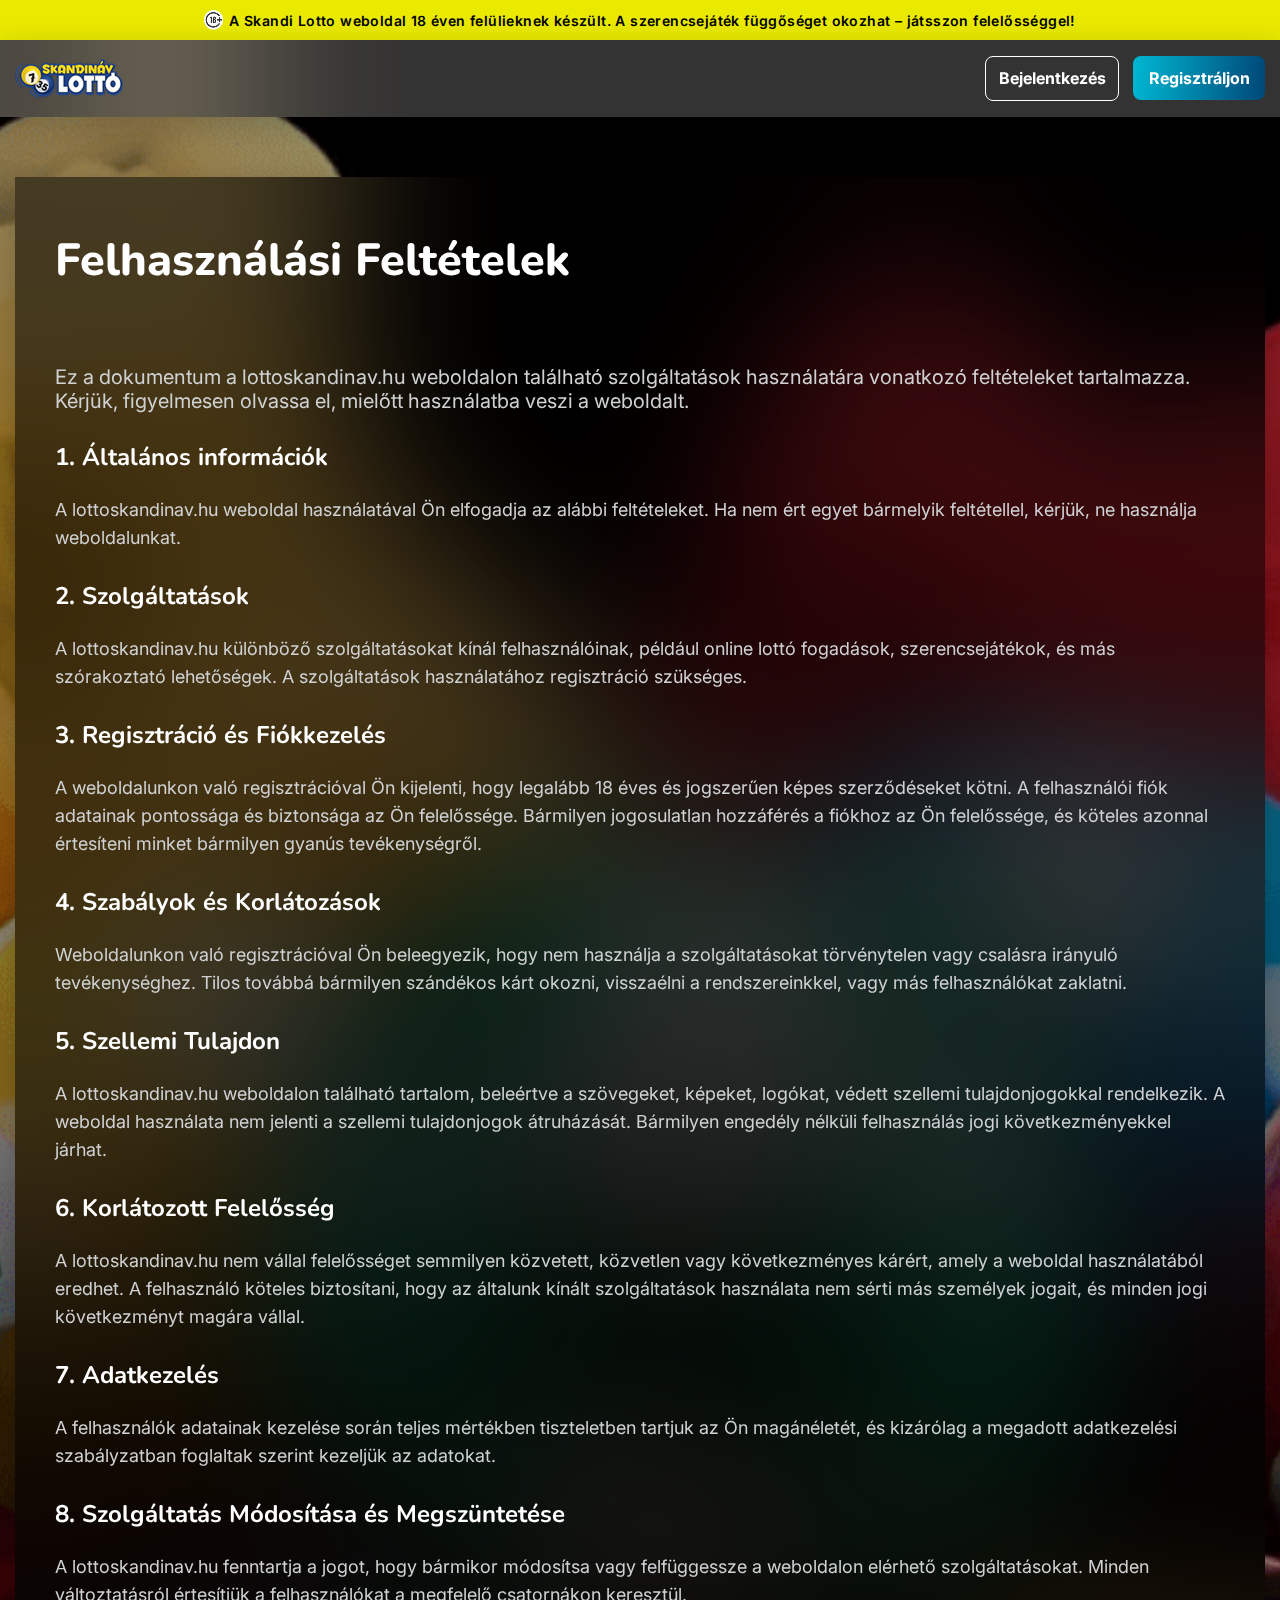
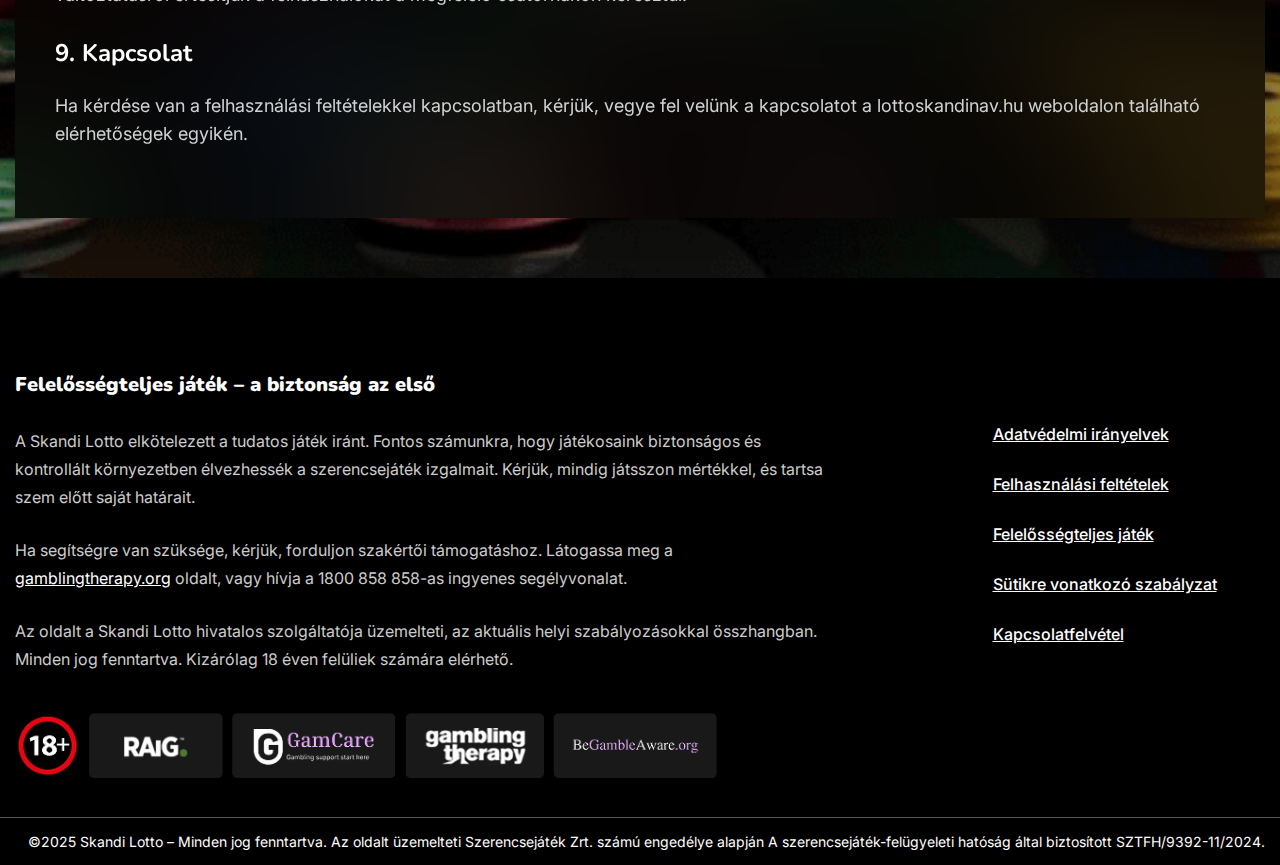
<file: termsandconditions.html>
<!DOCTYPE html>
<html lang="hu">
	<head>
        <meta charset="UTF-8">
        <meta http-equiv="X-UA-Compatible" content="IE=edge">
        <meta name="viewport" content="width=device-width, initial-scale=1, shrink-to-fit=no">
        <meta name="keywords" content="Skandináv lottó feltételek, lottószabályok, használati feltételek, Skandi Lotto ÁSZF, online lottó szabályzat, szolgáltatási feltételek, lottó Magyarország">
        <meta name="description" content="Ismerje meg a Skandi Lotto hivatalos felhasználási feltételeit. Fontos információk a weboldal használatáról, jogi nyilatkozatok és szolgáltatási szabályzat.">
        <meta name="author" content="Skandi Lotto csapata">
        <meta name="designer" content="Skandi Lotto Webfejlesztő Csapat">
        <meta property="og:title" content="Felhasználási Feltételek – Skandi Lotto">
        <meta property="og:description" content="Olvassa el a Skandi Lotto szolgáltatási feltételeit, amelyek meghatározzák a weboldal használatának szabályait.">
        <meta property="og:url" content="https://lottoskandinav.hu/felhasznalasi-feltetelek">
        <meta property="og:type" content="website">
        <meta property="og:image" content="https://lottoskandinav.hu/img/og-image.png">
        <meta name="twitter:card" content="summary_large_image">
        <meta name="twitter:title" content="Felhasználási Feltételek – Skandi Lotto">
        <meta name="twitter:description" content="Részletes tájékoztató a Skandi Lotto weboldal használati feltételeiről és szabályairól.">
        <meta name="twitter:image" content="https://lottoskandinav.hu/img/og-image.png">
        <title>Felhasználási Feltételek – Skandi Lotto</title>
        <link rel="shortcut icon" href="img/fav-icon.png" type="image/x-icon">
        <link rel="stylesheet" href="skandiStyleX2025.css" />
        <link rel="stylesheet" href="css/skandiResponsiveX2025.css" />
    </head>    
	<body>
		<section class="topheader-area">
			<div class="topheader-part">
				<div class="topheader-left">
					<p><img src="img/logo18+.png" alt="18+ figyelmeztetés" />A Skandi Lotto weboldal 18 éven felülieknek készült. A szerencsejáték függőséget okozhat – játsszon felelősséggel!</p>
				</div>
			</div>
		</section>
		<section class="mainhdhero-area">
			<header class="header-area">
				<div class="container">
					<div class="header-part">
						<div class="header-logo">
							<a href="index.html"><img src="img/logo.png" alt="logo" /></a>
						</div>
						<div class="header-btn">
							<ul>
								<li><a data-popup-trigger="login">Bejelentkezés</a></li>
								<li><a data-popup-trigger="register">Regisztráljon</a></li>
							</ul>
						</div>
					</div>
				</div>
			</header>
			<section class="newherott-area">
                <div class="container">
                    <div class="newhero-part">
                        <div class="newhero-heading">
                            <h2>Felhasználási Feltételek</h2>
                            <p>Ez a dokumentum a lottoskandinav.hu weboldalon található szolgáltatások használatára vonatkozó feltételeket tartalmazza. Kérjük, figyelmesen olvassa el, mielőtt használatba veszi a weboldalt.</p>
                        </div>
                        <div class="newheroitem1">
                            <h3>1. Általános információk</h3>
                            <p>A lottoskandinav.hu weboldal használatával Ön elfogadja az alábbi feltételeket. Ha nem ért egyet bármelyik feltétellel, kérjük, ne használja weboldalunkat.</p>
                        </div>
                        <div class="newheroitem1">
                            <h3>2. Szolgáltatások</h3>
                            <p>A lottoskandinav.hu különböző szolgáltatásokat kínál felhasználóinak, például online lottó fogadások, szerencsejátékok, és más szórakoztató lehetőségek. A szolgáltatások használatához regisztráció szükséges.</p>
                        </div>
                        <div class="newheroitem1">
                            <h3>3. Regisztráció és Fiókkezelés</h3>
                            <p>A weboldalunkon való regisztrációval Ön kijelenti, hogy legalább 18 éves és jogszerűen képes szerződéseket kötni. A felhasználói fiók adatainak pontossága és biztonsága az Ön felelőssége. Bármilyen jogosulatlan hozzáférés a fiókhoz az Ön felelőssége, és köteles azonnal értesíteni minket bármilyen gyanús tevékenységről.</p>
                        </div>
                        <div class="newheroitem1">
                            <h3>4. Szabályok és Korlátozások</h3>
                            <p>Weboldalunkon való regisztrációval Ön beleegyezik, hogy nem használja a szolgáltatásokat törvénytelen vagy csalásra irányuló tevékenységhez. Tilos továbbá bármilyen szándékos kárt okozni, visszaélni a rendszereinkkel, vagy más felhasználókat zaklatni.</p>
                        </div>
                        <div class="newheroitem1">
                            <h3>5. Szellemi Tulajdon</h3>
                            <p>A lottoskandinav.hu weboldalon található tartalom, beleértve a szövegeket, képeket, logókat, védett szellemi tulajdonjogokkal rendelkezik. A weboldal használata nem jelenti a szellemi tulajdonjogok átruházását. Bármilyen engedély nélküli felhasználás jogi következményekkel járhat.</p>
                        </div>
                        <div class="newheroitem1">
                            <h3>6. Korlátozott Felelősség</h3>
                            <p>A lottoskandinav.hu nem vállal felelősséget semmilyen közvetett, közvetlen vagy következményes kárért, amely a weboldal használatából eredhet. A felhasználó köteles biztosítani, hogy az általunk kínált szolgáltatások használata nem sérti más személyek jogait, és minden jogi következményt magára vállal.</p>
                        </div>
                        <div class="newheroitem1">
                            <h3>7. Adatkezelés</h3>
                            <p>A felhasználók adatainak kezelése során teljes mértékben tiszteletben tartjuk az Ön magánéletét, és kizárólag a megadott adatkezelési szabályzatban foglaltak szerint kezeljük az adatokat.</p>
                        </div>
                        <div class="newheroitem1">
                            <h3>8. Szolgáltatás Módosítása és Megszüntetése</h3>
                            <p>A lottoskandinav.hu fenntartja a jogot, hogy bármikor módosítsa vagy felfüggessze a weboldalon elérhető szolgáltatásokat. Minden változtatásról értesítjük a felhasználókat a megfelelő csatornákon keresztül.</p>
                        </div>
                        <div class="newheroitem1">
                            <h3>9. Kapcsolat</h3>
                            <p>Ha kérdése van a felhasználási feltételekkel kapcsolatban, kérjük, vegye fel velünk a kapcsolatot a lottoskandinav.hu weboldalon található elérhetőségek egyikén.</p>
                        </div>
                    </div>
                </div>
            </section>                        
		</section>
		<footer class="footer-area">
			<div class="container">
				<div class="footer-part">
					<div class="footerleft">
						<div class="footertext">
							<h2>Felelősségteljes játék – a biztonság az első</h2>
							<p>A Skandi Lotto elkötelezett a tudatos játék iránt. Fontos számunkra, hogy játékosaink biztonságos és kontrollált környezetben élvezhessék a szerencsejáték izgalmait. Kérjük, mindig játsszon mértékkel, és tartsa szem előtt saját határait.</p>
							<p>Ha segítségre van szüksége, kérjük, forduljon szakértői támogatáshoz. Látogassa meg a <a href="https://gamblingtherapy.org/hu/" target="_blank">gamblingtherapy.org</a> oldalt, vagy hívja a 1800 858 858-as ingyenes segélyvonalat.</p>
							<p>Az oldalt a Skandi Lotto hivatalos szolgáltatója üzemelteti, az aktuális helyi szabályozásokkal összhangban. Minden jog fenntartva. Kizárólag 18 éven felüliek számára elérhető.</p>
						</div>
						<div class="footerlogos cmfooterlogos">
							<ul>
								<li><a href="#"><img src="img/footerlogo1.png" alt="Skandi Lotto logó" /></a></li>
								<li><a href="https://www.responsiblegambling.org/" target="_blank"><img src="img/footerlogo2.png" alt="Responsible Gambling logó" /></a></li>
								<li><a href="https://www.gamcare.org.uk/" target="_blank"><img src="img/footerlogo3.png" alt="GamCare logó" /></a></li>
								<li><a href="https://gamblingtherapy.org/hu/" target="_blank"><img src="img/footerlogo4.png" alt="Gambling Therapy logó" /></a></li>
								<li><a href="https://www.gambleaware.org/" target="_blank"><img src="img/footerlogo5.png" alt="Gamble Aware logó" /></a></li>
							</ul>
						</div>
					</div>
		
					<div class="footerright">
						<div class="footer-nav">
							<ul>
								<li><a href="privacypolicy.html">Adatvédelmi irányelvek</a></li>
								<li><a href="termsandconditions.html">Felhasználási feltételek</a></li>
								<li><a href="responsiblegaming.html">Felelősségteljes játék</a></li>
								<li><a href="cookiepolicy.html">Sütikre vonatkozó szabályzat</a></li>
								<li><a href="mailto:support@lottoskandinav.hu">Kapcsolatfelvétel</a></li>
							</ul>
						</div>
						<div class="footerlogos bmfooterlogos">
							<ul>
								<li><a href="#"><img src="img/footerlogo1.png" alt="Skandi Lotto logó" /></a></li>
								<li><a href="https://www.responsiblegambling.org/" target="_blank"><img src="img/footerlogo2.png" alt="Responsible Gambling logó" /></a></li>
								<li><a href="https://www.gamcare.org.uk/" target="_blank"><img src="img/footerlogo3.png" alt="GamCare logó" /></a></li>
								<li><a href="https://gamblingtherapy.org/hu/" target="_blank"><img src="img/footerlogo4.png" alt="Gambling Therapy logó" /></a></li>
								<li><a href="https://www.gambleaware.org/" target="_blank"><img src="img/footerlogo5.png" alt="Gamble Aware logó" /></a></li>
							</ul>
						</div>
					</div>
				</div>
			</div>
			<div class="copyright-part">
				<div class="container">
					<p>©2025 Skandi Lotto – Minden jog fenntartva. Az oldalt üzemelteti Szerencsejáték Zrt. számú engedélye alapján A szerencsejáték-felügyeleti hatóság által biztosított SZTFH/9392-11/2024.</p>
				</div>
			</div>
		</footer>		
		<section>
			<div class="popup register-form-container">
				<button class="close-btn" onclick="closePopup('signupPopup')"><img src="img/closeicon.svg" alt="ikon" /></button>
				<section class="popup-area">
					<div class="popuppart">
						<div class="popupright">
							<form id="register-form">
								<div class="popupform-part">
									<div class="popupform-heading">
										<h3>Regisztráció</h3>
									</div>
									<div class="popupformitems">
										<div class="popupform-item2">
											<input class="log-input" type="text" name="first-name" placeholder="Név" required />
										</div>
										<div class="popupform-item2">
											<input class="log-input" type="email" name="email" placeholder="Email" required />
										</div>
										<div class="password-container">
											<input class="log-input" type="password" id="passwordInput1" name="password" placeholder="Jelszó" required />
											<button type="button" class="toggle-password" data-target="passwordInput1">
												<img id="eyeIcon1" src="img/eyeclose.svg" alt="Jelszó megjelenítése">
											</button>
										</div>
										<div class="password-container">
											<input class="log-input" type="password" id="passwordInput2" name="password" placeholder="Jelszó megerősítése" required />
											<button type="button" class="toggle-password" data-target="passwordInput2">
												<img id="eyeIcon1" src="img/eyeclose.svg" alt="Jelszó megjelenítése">
											</button>
										</div>
										<div class="maincheckbox">
											<label class="checkboxpart">
												Megerősítem, hogy elmúltam 18 éves, és elolvastam, valamint elfogadom a <a href="https://lottoskandinav.hu/termsandconditions.html" target="_blank">Általános Szerződési Feltételeket</a> és az <a href="https://lottoskandinav.hu/privacypolicy.html" target="_blank">Adatvédelmi Szabályzatot</a> a lottoskandinav.hu oldalon.
												<input type="checkbox" required>
												<span class="checkmark"></span>
											</label>
										</div>
										<div class="popupform-item3">
											<button class="register-btn" type="submit">Regisztráció</button>
											<h5>Már van fiókja? <a data-popup-trigger="login">Jelentkezzen be itt</a></h5>
										</div>
									</div>
								</div>
							</form>
						</div>
					</div>
				</section>
			</div>
			<div class="popup login-form-container">
				<button class="close-btn" onclick="closePopup('loginPopup')">
					<img src="img/closeicon.svg" alt="ikon" />
				</button>
				<section class="popup-area">
					<div class="popuppart">
						<div class="popupright">
							<form id="login-form">
								<div class="popupform-part">
									<div class="popupform-heading loginpart">
										<h3>Bejelentkezés</h3>
									</div>
									<div class="popupformitems">
										<div class="popupform-item2">
											<input class="log-input" type="email" name="email" placeholder="Email cím" required />
										</div>
										<div class="password-container">
											<input class="log-input" type="password" id="passwordInput2" name="password" placeholder="Jelszó" required />
											<button type="button" class="toggle-password" data-target="passwordInput2">
												<img id="eyeIcon2" src="img/eyeclose.svg" alt="Jelszó megjelenítése">
											</button>
										</div>
										<div class="forgot-password">
											<p><a data-popup-trigger="forgot-password">Elfelejtett jelszó?</a></p>
										</div>
										<div class="popupform-item3 loginPopupst">
											<button class="login-btn" type="submit">Bejelentkezés</button>
											<h5>Még nincs fiókod? <a data-popup-trigger="register">Regisztrálj most</a></h5>
										</div>
									</div>
								</div>
							</form>
						</div>
					</div>
				</section>
			</div>
			<div class="popup forgot-password-form-container">
				<button class="close-btn" onclick="closePopup('loginPopup')">
					<img src="img/closeicon.svg" alt="ikon" />
				</button>
				<section class="popup-area">
					<div class="popuppart">
						<div class="popupright">
							<div class="popupform-heading loginpart">
								<h3>Elfelejtett jelszó</h3>
							</div>
							<form class="forgot-password-form">
								<div class="popupformitems">
									<p>Adja meg e-mail címét a jelszó visszaállításához</p>
									<input type="email" class="log-input" placeholder="Email cím" required>
								</div>
								<div class="popupformitems">
									<input type="submit" value="Visszaállító link küldése" class="forgot-password-btn">
								</div>
								<div class="popupform-item3">
									<h5>Vissza a <a data-popup-trigger="login">bejelentkezéshez</a></h5>
								</div>
							</form>
						</div>
					</div>
				</section>
			</div>
			<div class="overlay" id="overlay"></div>
			<script>
				document.addEventListener('DOMContentLoaded', function () {
					function closePopup(popupSelector) {
						document.querySelector(popupSelector).classList.remove('active');
						document.getElementById('overlay').classList.remove('active');
					}
					document.querySelectorAll('.close-btn').forEach(button => {
						button.addEventListener('click', function (event) {
							const popupContainer = event.target.closest('.popup');
							if (popupContainer) {
								closePopup(`.${popupContainer.classList[1]}`);
							}
						});
					});
					function openPopup(popupSelector) {
						document.querySelectorAll('.popup').forEach(popup => {
							popup.classList.remove('active');
						});
						document.getElementById('overlay').classList.remove('active');
						document.querySelector(popupSelector).classList.add('active');
						document.getElementById('overlay').classList.add('active');
					}
					document.querySelectorAll('[data-popup-trigger="login"]').forEach(button => {
						button.addEventListener('click', function () {
							openPopup('.login-form-container');
						});
					});
					document.querySelectorAll('[data-popup-trigger="register"]').forEach(button => {
						button.addEventListener('click', function () {
							openPopup('.register-form-container');
						});
					});
					document.querySelectorAll('[data-popup-trigger="forgot-password"]').forEach(button => {
						button.addEventListener('click', function () {
							openPopup('.forgot-password-form-container');
						});
					});
					function showPopupMessage(message) {
						const popup = document.querySelector('.popup-message');
						popup.textContent = message;
						popup.classList.add('show');
						setTimeout(() => {
							popup.classList.remove('show');
						}, 3000);
					}
					function checkInputs(formSelector, buttonSelector) {
						const form = document.querySelector(formSelector);
						const inputs = form.querySelectorAll('.log-input');
						const button = form.querySelector(buttonSelector);
	
						function validateFields() {
							let allFilled = true;
							inputs.forEach(input => {
								if (!input.value.trim() || !input.checkValidity()) {
									allFilled = false;
								}
							});
							button.disabled = !allFilled;
						}
	
						inputs.forEach(input => {
							input.addEventListener('input', validateFields);
						});
	
						validateFields(); 
					}
					checkInputs('.login-form-container', '.login-btn');
					checkInputs('.register-form-container', '.register-btn');
					checkInputs('.forgot-password-form-container', '.forgot-password-btn');
					document.querySelector('.login-btn').addEventListener('click', function (event) {
						event.preventDefault();
						const email = document.querySelector('.login-form-container input[type="email"]');
						const password = document.querySelector('.login-form-container input[type="password"]');
	
						if (!email.checkValidity() || !password.checkValidity()) {
							email.reportValidity();
							password.reportValidity();
						} else {
							closePopup('.login-form-container');
							showPopupMessage("Login successful!");
							setTimeout(() => {
								window.location.href = 'index.html'; 
							}, 1000);
						}
					});
					document.querySelector('.register-btn').addEventListener('click', function (event) {
						event.preventDefault();
						const email = document.querySelector('.register-form-container input[type="email"]');
						const password = document.querySelector('.register-form-container input[type="password"]');
						const checkbox = document.querySelector('.register-form-container input[type="checkbox"]');
	
						if (!email.checkValidity() || !password.checkValidity() || !checkbox.checked) {
							email.reportValidity();
							password.reportValidity();
							if (!checkbox.checked) {
								alert("Please confirm the Terms and Privacy Policy.");
							}
						} else {
							closePopup('.register-form-container');
							showPopupMessage("Registration successful!");
							setTimeout(() => {
								window.location.href = 'index.html'; 
							}, 1000);
						}
					});
					document.querySelector('.forgot-password-btn').addEventListener('click', function (event) {
						event.preventDefault();
						const email = document.querySelector('.forgot-password-form-container input[type="email"]');
	
						if (!email.checkValidity()) {
							email.reportValidity();
						} else {
							closePopup('.forgot-password-form-container');
							showPopupMessage("Password reset link sent!");
							setTimeout(() => {
								window.location.href = 'index.html'; 
							}, 1000);
						}
					});
				});
			</script>
			<script>
				document.querySelectorAll('.toggle-password').forEach(button => {
				button.addEventListener('click', function() {
				const inputId = this.getAttribute('data-target');
				const passwordInput = document.getElementById(inputId);
				const eyeIcon = this.querySelector('img');
				if (passwordInput.type === 'password') {
				passwordInput.type = 'text';
				eyeIcon.src = 'img/eye.svg';
				eyeIcon.alt = 'Hide Password';
				} else {
				passwordInput.type = 'password';
				eyeIcon.src = 'img/eyeclose.svg';
				eyeIcon.alt = 'Show Password';
				}
				});
				});
			</script>
		</section>
		<script src="https://cdnjs.cloudflare.com/ajax/libs/jquery/3.7.1/jquery.js"></script>
		<script src="js/scripts.js"></script>
		<script src="js/ziehharmonika.js"></script>
		<script>
		$(document).ready(function() {
				$('.ziehharmonika').ziehharmonika({
					collapsible: true
				});
			});
		</script>
	</body>
</html>
</file>
<file: skandiStyleX2025.css>
/*   font-family: "Nunito", sans-serif;
*/

@import url('https://fonts.googleapis.com/css2?family=Inter:ital,opsz,wght@0,14..32,100..900;1,14..32,100..900&family=Nunito:ital,wght@0,200..1000;1,200..1000&display=swap');

* {
    padding: 0;
    margin: 0;
    list-style-type: none;
}

body {	
  font-family: "Inter", sans-serif;
    font-size: 16px;
    font-weight: 400;    
	background: #fff;
	color: #333333;	
}

a,a:hover {
    text-decoration: none;
}

ul {
    list-style-type: none;
    padding: 0;
    margin: 0;
}

::selection {
    color: white; 
    background: #ff7675;
}

::-webkit-selection {
    color: white; 
    background: #ff7675;
}

::-moz-selection {
    color: white; 
    background: #ff7675;
}


/*--- topheader-area start ---*/
.topheader-area {
   background-color: #EAEA00;
   padding: 10px 0;
}


.topheader-left {
    display: flex;
    align-items: center;
    justify-content: center;   
}

.topheader-left p {
    color: #000000;
    font-size: 14px;
    margin: 0;
    font-weight: 600;
    text-align: center;
    display: flex;
    align-items: center;
    justify-content: center;
    letter-spacing: 0.4px;
}

.topheader-left p img {
    max-width: 100%;
    display: block;
    margin-right: 6px;
    filter: grayscale(1);
}


/*--- mainhdhero-area start ---*/
.mainhdhero-area {
    background-image: url('img/herobg.png');
    background-repeat: no-repeat;
    background-position: center;
    background-size: cover;
}


/*--- mainhdhero-area2 start ---*/
.mainhdhero-area2 {
    background-image: url('img/bg2.png');
    background-repeat: no-repeat;
    background-position: center;
    background-size: cover;
}



/*--- header-area start ---*/
.header-area {
    padding: 16px 0;
    background-color: rgba(255, 255, 255, 0.2);
    backdrop-filter: blur(80px);
    -webkit-backdrop-filter: blur(80px);
    box-shadow: 0 8px 32px rgba(0, 0, 0, 0.2);
}

.header-part {
    display: flex;
    align-items: center;
    justify-content: space-between;
}

.header-logo img {
    display: block;
    max-width: 100%;
}


.header-btn ul {
    padding: 0;
    margin: 0;
    list-style-type: none;
    text-align: right;
}

.header-btn ul li {
    display: inline-block;
    padding-left: 10px;
}


.header-btn ul li:nth-child(1) a {
    color: #fff;
    font-size: 16px;
    font-weight: bold;
    width: 132px;
    height: 43px;
    display: block;
    background-color: #00000000;
    border: 1px solid #fff;
    text-align: center;
    line-height: 43px;
    border-radius: 8px;
    transition: 0.3s all ease;
}

.header-btn ul li:nth-child(1) a:hover {
    background-color: #fff;
    color: #000;
}


.header-btn ul li:nth-child(2) a {
    color: #fff;
    font-size: 16px;
    font-weight: bold;
    width: 132px;
    height: 44px;
    display: block;
    background: linear-gradient(94.23deg, #00B4D0 3.45%, #00376A 114.42%);

    text-align: center;
    line-height: 44px;
    border-radius: 8px;
    transition: 0.3s all ease;
}

.header-btn ul li:nth-child(2) a:hover {
    background: linear-gradient(94.23deg, #000 3.45%, #000 114.42%);
    color: #fff;
}



.container {
    max-width: 1280px;
    display: block;
    margin: auto;
    padding: 0 15px;
}

.topbg {
    position: absolute;
    right: 0;
    top: 0;
    max-width: 100%;   
}


.header-btn {
    position: relative;
    z-index: 9999;
}


/*--- hero-area start --*/
.hero-area {
    padding: 90px 0;
    padding-bottom: 200px;
    position: relative;
}

.heropart {
    text-align: center;
}

.heropart h1 {
    font-family: "Nunito", sans-serif;
    color: #fff;
    font-size: 70px;
    font-weight: 900;
    margin: 0;
    line-height: 84px;
    padding-bottom: 30px;
    text-align: center;

}

.heropart p {
    color: #fff;
    font-size: 16px;
    font-weight: 400;
    line-height: 28px;
    text-align: center;
    width: 80%;
    margin: 0 auto;
}


.heropart a {
    color: #000;
    font-size: 16px;
    font-weight: bold;
    padding: 16px 32px;
    display: inline-block;
    border-radius: 10px;
    margin-top: 50px;
    transition: 0.3s all ease;
    background-color: #FFD700; 
}

.heropart a:hover {
    background-color: #fff; 
    color: #000;
}

.linebg {
    position: absolute;
    bottom: -112px;
    width: 100%;
    left: 0;
    height: 237px; 
}









/*--- footer-area start --*/
.footer-area {
  background-color: #000;
  padding: 60px 0;
  padding-bottom: 0px;
}

.footer-part {
    display: flex;
    gap: 160px;
}

.footerleft {
    width: 75%;
}

.footerright {
    width: 25%;
}

.footertext {
    padding-top: 35px;
}

.footertext h2 {
    font-family: "Nunito", sans-serif;
    color: #fff;
    font-size: 20px;
    font-weight: 900;
    line-height: 24px;
    padding-bottom: 30px;    
}


.footertext p {
    color: #cccccc;
    font-size: 16px;
    font-weight: 400;
    line-height: 28px;
    padding-bottom: 25px;
}
.footertext p a{
    color: #ffffff;
    text-decoration: underline;
}
.footertext p a:hover {
    color: #EAEA00;
}

.footer-nav ul {
    padding: 0;
    margin: 0;
    list-style-type: none;
    padding-top: 86px;
}

.footer-nav ul li {
    display: block;
    padding-bottom: 30px;
}

.footer-nav ul li:last-child {
    padding-bottom: 0px;
}

.footer-nav ul li a {
    font-family: "Inter", sans-serif;
    color: #fff;
    font-size: 16px;
    display: block;
    font-weight: 500;
    transition: 0.2s all ease;
    text-decoration: underline;
}

.footer-nav ul li a:hover {
    color: #EAEA00;
}

.footerlogos ul {
    padding: 0;
    margin: 0;
    list-style-type: none;
    text-align: left;
    padding-top: 15px;
}

.footerlogos ul li {
    display: inline-block;
    margin-right: 5px;
}

.footerlogos ul li:first-child {
    margin-left: 0px;
}


.footerlogos ul li:last-child {
    margin-right: 0px;
}


.footerlogos ul li a img {
    max-width: 100%;
    display: block;
    margin: auto;
    height: 65px;
}






/*--- footer-area start --*/
.faq-area {
  background-image: url('img/faqbg1.png');
  background-position: center;
  background-repeat: no-repeat;
  background-size: cover;
  padding: 150px 0;
}


.mainfaqpartcl {
    border: 1px solid transparent;
    border-radius: 25px;
    background-image: linear-gradient(#00000000, #00000000), linear-gradient(45deg, #09b7b7f7, #480a9a);
    background-origin: border-box;
    background-clip: content-box, border-box;
}


.mainfaqpart {
    background: #000000cf;
    border-radius: 25px;
    padding: 55px;
    box-sizing: border-box; 
}





.faq-heading {
    padding-bottom: 40px;
}

.faq-heading h2 {
    font-family: "Nunito", sans-serif;
    color: #fff;
    font-size: 40px;
    font-weight: 800;
    line-height: 54px;
    margin: 0;
    text-transform: uppercase;
}

.ziehharmonika h3 {
    color: #fff;
    text-align: left;
    font-size: 18px;
    font-weight: 500;
    padding: 24px 0px;
    cursor: pointer;
    margin-top: 0;
    margin-bottom: 0px;
    padding-right: 54px;
    transition: 0.25s all;
    position: relative;
    border-radius: 0px;
    text-transform: capitalize;
    border-bottom: 1px solid #b3b3b3;
    
}
.ziehharmonika h3:nth-of-type(5) {
    border-bottom: 0px !important;
}



.ziehharmonika h3.active {
    margin-bottom: 0px;
    border-radius: 10px 10px 0px 0px;
    border-bottom: none;
}

.ziehharmonika h3.alignLeft {
    padding-left: 35px;
}

.ziehharmonika > div {
    color: #d4d1d0;
    display: none;
    border-radius: 0px;
    font-size: 16px;
    font-weight: 400;
    line-height: 27px;
    text-align: left;
    padding: 0px 0px;
    margin-bottom: 0px;
    border-radius: 0px 0px 10px 10px;
    padding-top: 0px;
}


.ziehharmonika > div p {
    padding-right: 54px;
}


.ziehharmonika > div span {
    width: 100%;
    height: 1px;
    background-color: #b3b3b3;
    display: block;
    margin-top: 20px;
}

.ziehharmonika .arrowDown {
    width: 0;
    height: 0;
    border-style: solid;
    border-width: 13.0px 7.5px 0 7.5px;
    border-color: #272e35 transparent transparent transparent;
    position: absolute;
    bottom: 0;
    left: 40px;
    transition: 0.25s all;
    opacity: 0;
}

.ziehharmonika .collapseIcon {
    position: absolute;
    right: 5px;
    top: 56%;
    font-weight: 300;
    -ms-transform: translate(0, -50%);
    transform: translate(0, -50%);
}
.ziehharmonika .collapseIcon.alignLeft {
    right: initial;
    left: 20px;
}

.ziehharmonika .collapseIcon img {
    max-width: 90%;
}



.tabh2 {
    border: none !important;
}














/*--- newworld-area start---*/
.newworld-area {
    background-image: url('img/bg1.png');
    background-repeat: no-repeat;
    background-position: center;
    background-size: cover;
    padding: 140px 0;
}

.newworldtop-part {
    padding-bottom: 80px;
}

.newworldtop-part h2 {
    font-family: "Nunito", sans-serif;
    color: #fff;
    font-size: 40px;
    font-weight: 800;
    line-height: 60px;
    padding-bottom: 32px;
}

.newworldtop-part p {
    color: #cccccc;
    font-size: 16px;
    font-weight: 400;
    line-height: 28px;
    padding-bottom: 25px;   
}



.newworld-part {
    display: flex;
    gap: 25px;
    align-items: center;
}

.newworld-left {
    width: 45%;
}

.newworld-right {
    width: 55%;
}

.newworld-left img {
   max-width: 100%;
   display: block;
}

.newworldrt-box {
    display: grid;
    grid-template-columns: repeat(1, 1fr);
    justify-content: space-around;
    grid-row-gap: 30px;    
}


.newworldrt-itembg {
    border: 1px solid transparent;
    border-radius: 20px;
    background-image: linear-gradient(#00000000, #00000000), linear-gradient(181deg, #09b7b7f7, #480a9a);
    background-origin: border-box;
    background-clip: content-box, border-box;
}

.newworldrt-item {
    display: block;
    border-radius: 20px;
    padding: 38px 35px;
    box-sizing: border-box;
    background: #000000fa;

}

.newworldrt-text h2 {
    color: #fff;
    font-size: 30px;
    font-weight: bold;
    line-height: 35px;
    text-align: center;
}

.newworldrt-text p {
    color: #d1cfd1;
    font-size: 16px;
    margin: 0;
    font-weight: 400;
    line-height: 30px;
    padding-top: 8px;
    text-align: center;
}

.newworldrt-right ul {
    padding: 0;
    margin: 0;
    list-style-type: none;
    padding-top: 31px;
    text-align: center;
}

.newworldrt-right ul li {
    color: #000;
    font-size: 20px;
    font-weight: 600;
    display: inline-block;
    width: 60px;
    height: 60px;
    line-height: 60px;
    text-align: center;
    border-radius: 50%;
    background-image: url(img/smbg1.png);
    background-position: center;
    background-repeat: no-repeat;
    background-size: cover;
    margin: 0 6px;
}

.newworldrt-right ul li:last-child {
    margin-right: 0px;
}

.newworldrt-right ul li.active {
    border: 2px solid #fff;
    background-color: #ffffff00;
    color: #fff;
}


.bmheroleft {
    display: none;
}



.newherott-area {
    padding: 60px 0;
}


.newhero-part {
    padding: 60px 40px 40px 40px;
    background-color: rgb(0 0 0 / 53%);
    backdrop-filter: blur(80px);
    -webkit-backdrop-filter: blur(80px);
    box-shadow: 0 8px 32px rgba(0, 0, 0, 0.2);
}
.newhero-heading {
    padding-bottom: 30px;
}
.newhero-heading h2 {
    font-family: "Nunito", sans-serif;
    color: #fff;
    font-size: 45px;
    font-weight: 800;
    margin: 0;
    line-height: 48px;
    padding-bottom: 80px;
}

.newhero-heading p {
    color: #cfd1d3;
    font-size: 20px;
    font-weight: 400;
    margin: 0;
}


.newheroitem1 {
    padding-bottom: 30px;
}

.newheroitem1 h3 {
    font-family: "Nunito", sans-serif;
    color: #fff;
    font-size: 24px;
    font-weight: bold;
    line-height: 28px;
    padding-bottom: 25px;    
}

.newheroitem1 p {
    color: #cfd1d3;
    font-size: 18px;
    margin: 0;
    line-height: 28px;
    font-weight: 400;    
}

.newheroitem1 p a {
    color: #ffffff;
    text-decoration: underline;
}


.newheroitem2 {
    padding-bottom: 30px;
}

.newheroitem2 h3 {
    font-family: "Nunito", sans-serif;
    color: #fff;
    font-size: 24px;
    font-weight: bold;
    line-height: 28px;
    padding-bottom: 25px;    
}

.newheroitem2 h5 {
    color: #cfd1d3;
    font-size: 18px;
    margin: 0;
    line-height: 28px;
    font-weight: 400;    
}


.newheroitem2 ul {
    padding: 0;
    margin: 0;
    list-style-type: none;
    padding-top: 15px;
}

.newheroitem2 ul li {
    display: block;
    padding-bottom: 30px;
}

.newheroitem2 ul li span {
    width: 6px;
    height: 6px;
    display: block;
    border-radius: 10px;
    background-color: #cfd1d3;
}

.newheroitem2 ul li  p {
    color: #cfd1d3;
    font-size: 18px;
    margin: 0;
    line-height: 26px;
    font-weight: 400;
    padding-left: 16px;
    margin-top: -17px;
}


.forgotps p {
    margin: 0;
    text-align: right;
}

.forgotps p a {
    font-family: "Inter", sans-serif;
    color: #000;
    font-size: 14px;
    line-height: 14px;
    margin: 0;
    font-weight: 400;
    text-decoration: underline;  
}

.bmfooterlogos {
    display: none;
}


.copyright-part {
    margin-top: 35px;
    padding: 15px 0;
    border-top: 1px solid #575757;
}

.copyright-part p {
   color: #fff;
    font-size: 14px;
    text-align: right;
    margin: 0;
    font-weight: 400;   
}


/*--- popup-area start---*/
.popup-area {
   padding: 0px;
}

.popuppart {
    width: 580px;
    display: block;
    margin: auto;
    height: auto;
    border: 2px solid transparent;
    border-radius: 15px;
    background-image: linear-gradient(#00000000, #00000000), linear-gradient(92deg, #FFA500, #00FFFF);
    background-origin: border-box;
}


.popupright {
    width: 100%;
    height: 100%;
    background-color: #fff;
    display: grid;
    align-items: center;
    padding: 35px 45px;
    box-sizing: border-box;
    position: relative;
    z-index: 9;
    background-image: url('img/popupbg.png');
    background-size: cover;
    background-repeat: no-repeat;
    background-position: center;
    border-radius: 15px;

}

.popupform-heading {
    padding-bottom: 20px;
}

.popupform-heading h3 {
    font-family: "Nunito", sans-serif;
    color: #fff;
    font-size: 40px;
    text-align: left;
    margin: 0;
    font-weight: 800;
}

.popupform-heading p {
    color: #0C0C0C;
    font-size: 14px;
    margin: 0;
    text-align: center;
}


.popupform-item1 {
    display: flex;
    gap: 25px;
}

.popupformitems p {
    margin: 0;
    line-height: 18px;
    padding-bottom: 3px;
}

.popupformitems p a {
   color: #bfc3c3;
}

.popupformitems input {
    color: #bfc3c3;
    font-size: 16px;
    font-weight: 400;
    width: 100%;
    padding: 19px 19px;
    box-sizing: border-box;
    border-radius: 10px;
    border: none;
    outline: none;
    margin-bottom: 14px;
    background-color: #313136;
    font-family: "Inter", sans-serif;
}

.popupformitems input:focus {
    border: 1.5px solid #FFA500;    
}

.popupformitems input::placeholder {
    color: #bfc3c3;
    font-size: 16px;
    font-weight: 400;   
}

.password-container {
    position: relative;
    display: flex;
    align-items: center;
}
.password-container input {
   padding-right: 40px;
   width: 100%;
}
.toggle-password {
    position: absolute;
    right: 10px;
    cursor: pointer;
    background: none;
    border: none;
    width: 24px;
    height: 24px;
    top: 17px;
}
.toggle-password img {
filter: brightness(0) saturate(100%) invert(73%) sepia(69%) saturate(6461%) hue-rotate(356deg) brightness(105%) contrast(105%);
    width: 17px;
    height: 17px;
}


.popupformitems h6 {
    font-family: "Open Sans", sans-serif;
    color: #0F4FEF;
    font-size: 11px;
    margin: 0;
    font-weight: 400;
    line-height: 22px;
    margin-top: -12px;
    margin-bottom: 10px;    
}


.popupformitems input[type="submit"] {
    font-family: "Inter", sans-serif;
    color: #fff;
    font-size: 16px;
    font-weight: bold;
    width: 100%;
    padding: 16px 14px;
    box-sizing: border-box;
    border-radius: 8px;
    border: none;
    outline: none;
    margin-bottom: 0px;
    transition: 0.2s all ease;
    cursor: pointer;
    background: linear-gradient(94.23deg, #00B4D0 3.45%, #00376A 114.42%);
}

.popupformitems button.login-btn, .popupformitems button.register-btn, .popupformitems button.forgot-password-bt {
    font-family: "Inter", sans-serif;
    color: #fff;
    font-size: 16px;
    font-weight: bold;
    width: 100%;
    padding: 16px 14px;
    box-sizing: border-box;
    border-radius: 8px;
    border: none;
    outline: none;
    margin-bottom: 0px;
    transition: 0.2s all ease;
    cursor: pointer;
    background: linear-gradient(94.23deg, #00B4D0 3.45%, #00376A 114.42%);
}

.popupform-item3 h5 {
    color: #bfc3c3;
    font-size: 14px;
    text-align: center;
    font-weight: 400;
    margin: 0;
    padding-top: 30px;
}

.popupform-item3 h5 a {
    color: #00D0FF;
    font-weight: 400;
    text-decoration: underline;
}

.ppform-item1-left {
    width: 50%;
}

.ppform-item1-right {
    width: 50%;
}

.popup {
    display: none;
    position: fixed;
    top: 50%;
    left: 50%;
    transform: translate(-50%, -50%);
    z-index: 99999;
}

.popup.active { display: block; }

.close-btn {
    width: 45px;
    height: 45px;
    background-color: transparent;
    border-radius: 50%;
    border: none;
    position: absolute;
    top: 0;
    right: 0;
    cursor: pointer;
    z-index: 99;
}

.close-btn img {
    filter: brightness(0) saturate(100%) invert(100%) sepia(100%) saturate(1%) hue-rotate(294deg) brightness(103%) contrast(102%); 
   width: 20px;
   height: 20px;
}

.overlay {
    display: none;
    position: fixed;
    top: 0;
    left: 0;
    width: 100%;
    height: 100%;
    background-color: rgba(0, 0, 0, 0.8);
    z-index: 9999;
}

.overlay.active { display: block; }

.popuplogo-part {
    padding: 15px 25px;
    position: absolute;
    top: 0;
    width: 100%;
    box-sizing: border-box;
}

.popuplogo-part img {
    height: 51px;
}


.mainrbmeftpd {
    display: flex;
    align-items: center;
    justify-content: space-between;
    padding-bottom: 20px;
}

.mainrbmeftpd .maincheckbox {
    padding-bottom: 0px;
}

.rbmeftpd-right p {
   margin: 0;
}

.rbmeftpd-right p a {
    color: #bfc3c3;
    font-size: 16px;
    font-weight: 400;  
}

.loginpart {
    padding-bottom: 40px;
}

.maincheckbox {
    padding-bottom: 27px;
}


.checkboxpart {
    font-family: "Inter", sans-serif;
    display: block;
    position: relative;
    padding-left: 31px;
    cursor: pointer;
    -webkit-user-select: none;
    -moz-user-select: none;
    -ms-user-select: none;
    user-select: none;
    color: #bfc3c3;
    font-size: 15px;
    line-height: 24px;
    font-weight: 400;
}
.checkboxpart a{
    color: #fff;
    text-decoration: underline;
}
.checkboxpart input {
  position: absolute;
  opacity: 0;
  cursor: pointer;
  height: 0;
  width: 0;
}

.checkmark {
    position: absolute;
    top: 4px;
    left: 0;
    height: 18px;
    width: 18px;
    background-color: #ffffff00;
    border: 2px solid #bfc3c3;
    border-radius: 2px;
}

.checkmark:after {
  content: "";
  position: absolute;
  display: none;
}

.checkboxpart input:checked ~ .checkmark:after {
  display: block;
}

.checkboxpart .checkmark:after {
    left: 7px;
    top: 2px;
    width: 3px;
    height: 9px;
    border: solid #fff;
    border-width: 0 2px 2px 0;
    -webkit-transform: rotate(45deg);
    -ms-transform: rotate(45deg);
    transform: rotate(45deg);
}

.forgot-password p a {
    color: #bfc3c3;
    font-size: 16px;
    font-weight: 400;
    text-decoration: underline;
}

.forgot-password {
    text-align: right;
    padding: 15px 0px;
}

.popupformitems p {
    color: #bfc3c3;
    font-size: 16px;
    font-weight: 400;
    padding: 15px 0px 30px 0px;
}
</file>
<file: css/skandiResponsiveX2025.css>
/*
====================================
Medium Screen - Others
====================================
*/

@media screen and (min-width: 1200px) and (max-width: 1279px) {
.container {
    padding: 0 30px;
}



.bigwinlty-part {
    background-image: initial;
}


.mbbigwinlty-part {
    background-repeat: no-repeat;
    background-position: top;
    background-size: cover;
}



.footer-nav ul li a {
    font-size: 15px;
}

.footer-part {
    gap: 100px;
}

.footerlogos ul li {
    margin-right: 16px;
}

.footerlogos ul li a img {
    height: 53px;
}

.topbg {
    max-width: 37%;
}






}





@media screen and (min-width: 992px) and (max-width: 1199px) {
.container {
    padding: 0 30px;
}

.bigwinlty-part {
    background-image: initial;
}


.mbbigwinlty-part {
    background-repeat: no-repeat;
    background-position: top;
    background-size: cover;
}


.footer-nav ul li a {
    font-size: 14px;
}

.footer-nav ul li {
    padding-bottom: 39px;
}

.footer-nav ul li {
    padding-right: 0px;
}

.footerlogos ul li {
    margin-right: 3px;
}

.footerlogos ul li a img {
    height: 53px;
}


.topbg {
    position: absolute;
    right: 0;
    top: 0;
    max-width: 48%;
}


.heropart {
    gap: 40px;
}



.givefeedback-btn a {
    font-size: 20px;
    width: 281px;
    height: 54px;
    display: block;
    line-height: 54px;
    margin: auto;
    margin-right: 0;
}

.ziehharmonika > div {
    padding: 0px 0px;
    padding-top: 0px;
}


.newhero-part {
    gap: 60px;
}


.footer-part {
    display: flex
;
    gap: 38px;
}





}

/*
====================================
Small Screen - Tablate
====================================
*/
@media screen and (min-width: 768px) and (max-width: 991px) {

.container {
    padding: 0 30px;
}


.bigwinlty-part {
    background-image: initial;
    display: block;
}

.bigwinlty-left {
    width: 100%;
    margin-bottom: 60px;
}

.mbbigwinlty-part {
    background-position: bottom;
}

.footer-part {
    display: block;
}



.footerlogos ul li {
    margin-right: 20px;
}

.footerlogos ul li a img {
        height: 59px;
}

.footer-nav ul {
    text-align: left;
    padding-top: 30px;
    padding-bottom: 60px;
}

.footer-nav ul li {
    display: block;
    padding-bottom: 30px;
    margin: 0 0px;
}

.topbg {
    position: absolute;
    right: 0;
    top: 0;
    max-width: 58%;
}

.heropart {
    display: block;
}


.faq-heading h2 br {
    display: none;
}

.ziehharmonika > div {
    font-size: 15px;
    line-height: 27px;
}

.footerlogos ul {
    padding-top: 0px;
}

.newhero-heading h2 {
    font-size: 40px;
    line-height: 41px;
    padding-bottom: 25px;
}

.newhero-heading p {
    font-size: 16px;
}

.newheroitem1 h3 {
    font-size: 20px;
    line-height: 28px;
    padding-bottom: 18px;
}

.newheroitem1 p {
    font-size: 16px;
}

.newheroitem1 h5 {
    font-size: 16px;
    line-height: 28px;
    padding-bottom: 18px;
}

.heropart h1 {
    font-size: 60px;
    line-height: 75px;
}


.faq-area {
    padding: 90px 0;
    padding-top: 90px;
}

.heropart p br {
    display: none;
}


.newworld-area {
    padding: 80px 0;
}

.newworld-part {
    display: block;
}

.newworld-left {
    width: 100%;
    padding-bottom: 80px;
}

.newworld-right {
    width: 100%;
}


.footerleft {
    width: 100%;
}


.cmfooterlogos {
    display: none;
}

.bmfooterlogos {
    display: block;
}

.footertext p br {
    display: none;
}

.footerright {
    width: 100%;
}




}



/*
====================================
Xtra Small Screen - Small Mobile
====================================
*/
@media screen and (max-width: 767px) {

.topheader-area {
    padding: 5px 10px;
}

.topheader-left p {
    font-size: 10px;
    margin: 0;
    font-weight: 600;
    display: flex;
    text-align: left;
    line-height: 13px;
}

.ziehharmonika > div {
    font-size: 14px;
    line-height: 24px;
    padding: 0px 0px;
    padding-top: 0px;
}


.header-btn ul li a {
    font-size: 13px;
    width: 70px;
    height: 38px;
    line-height: 38px;
    font-weight: 600;

}

.header-btn ul li {
    padding-left: 5px;
}

.header-logo {
    width: 30%;
}

.header-btn {
    width: 70%;
}

.header-btn ul li:nth-child(2) a {
    width: 80px;
    height: 36px;
    line-height: 36px;
}

.header-btn ul li:nth-child(1) a {
    font-size: 11px;
    height: 35px;
    line-height: 35px;
    width: 89px;
}

.header-btn ul li:nth-child(2) a {
    font-size: 12px;
            width: 92px;
        height: 36px;
        line-height: 35px;
}



.header-logo img {
    display: block;
    max-width: 100%;
}



.playreviews-right {
    width: 100%;
    position: relative;
}

.faq-area {
    position: relative;
}


.ziehharmonika h3 {
    font-size: 14px;
    padding: 13px 0px;
    padding-right: 40px;
    line-height: 25px;
}

.ziehharmonika .collapseIcon img {
    max-width: 76%;
}

.ziehharmonika .collapseIcon {
    right: -8px;
}

.ziehharmonika > div p {
    padding-right: 24px;
}


.faq-heading h2 {
    font-size: 25px;
    line-height: 40px;
}

.faq-heading {
    padding-bottom: 25px;
}

.footer-area {
    padding: 40px 0;
    padding-bottom: 0px;
}

.footer-part {
    display: block;
}

.footertext {
    padding-top: 0px;
}

.footertext p {
    font-size: 14px;
    font-weight: 400;
    line-height: 27px;
    padding-bottom: 12px;
}

.footertext p br {
    display: none;
}

.footerlogos ul {
    padding-top: 15px;
    text-align: left;
    padding-bottom: 0px;
}

.footerlogos ul li {
    display: inline-block;
        display: inline-block;
        margin-right: 7px;
        padding-bottom: 7px;
}

.footerlogos ul li a img {
    max-width: 100%;
    display: block;
    margin: auto;
    height: 46px;
}

.footer-nav ul {
    padding-top: 15px;
    padding-bottom: 20px;
}

.footer-nav ul li {
    display: inline-block;
    padding-bottom: 25px;
}

.footer-nav ul li a {
    font-size: 14px;
}


.rbmeftpd-right p a {
    font-size: 12px;
}

.topbg {
    position: absolute;
    right: 0;
    top: 0;
    max-width: 80%;
}

.container {
    padding: 0 10px;
}


.hero-area {
    padding: 80px 0;
}

.heropart {
    display: block;
    text-align: left;
}

.linebg {
    display: none;
}


.latesthotrls-area {
    padding: 40px 0;
}


.popupform-hd h2 {
    font-size: 28px;
}

.popupform-hd {
    padding-bottom: 18px;
}

.newherott-area {
    padding: 40px 0;
}


.newhero-right {
    width: 100%;
}

.newhero-heading h2 {
    font-size: 25px;
    line-height: 35px;
    padding-bottom: 50px;
}

.newhero-heading p {
    font-size: 14px;
    line-height: 22px;
}

.newheroitem1 h3 {
    font-size: 16px;
    font-weight: 600;
    line-height: 25px;
    padding-bottom: 14px;
}

.newheroitem1 p {
    font-size: 14px;
    line-height: 22px;
}

.newheroitem1 p br {
    display: none;
}

.newheroitem1 h5 {
    font-size: 15px;
    line-height: 25px;
    font-weight: 400;
    padding-bottom: 10px;
}

.newheroitem2 h3 {
    font-size: 16px;
    font-weight: 600;
    line-height: 25px;
    padding-bottom: 14px;    
}


.heropart h1 {
    font-size: 37px;
    line-height: 48px;
    padding-bottom: 14px;
    text-align: left;
}

.heropart h1 br {
    display: none;
}

.heropart p br {
    display: none;
}

.heropart p {
    font-size: 13px;
    line-height: 21px;
    text-align: left;
    width: 100%;
    margin: 0;
}

.mainhdhero-area {
    background-position: right;
    position: relative;
    z-index: 1;
}
.mainhdhero-area::before {
    content: '';
    position: absolute;
    left: 0;
    right: 0;
    top: 0;
    bottom: 0;
    height: 100%;
    width: 100%;
    background-image: linear-gradient(315deg, #2d343617 0%, #1e1e1e 74%);
    z-index: -1;
}

.heropart a {
    font-size: 14px;
    padding: 10px 25px;
    border-radius: 10px;
    margin-top: 22px;
}

.newheroitem2 h5 {
    font-size: 14px;
    line-height: 22px;
    font-weight: 400;
}

.newheroitem2 ul li p {
    font-size: 14px;
    line-height: 24px;
    font-weight: 400;
    padding-left: 14px;
    margin-top: -16px;
}

.newheroitem2 {
    padding-bottom: 15px;
}


.newworld-part {
    display: block;
}

.newworld-left {
    width: 100%;
    margin-bottom: 30px;
}

.newworld-right {
    width: 100%;
}




.newworld-area {
    padding: 40px 0;
    background-position: right;
}

.newworldtop-part h2 {
    font-size: 28px;
    font-weight: 800;
    line-height: 47px;
    padding-bottom: 15px;
}

.newworldtop-part p br {
    display: none;
}

.newworldtop-part p {
    font-size: 14px;
    font-weight: 400;
    line-height: 24px;
    padding-bottom: 19px;
}

.newworldtop-part {
    padding-bottom: 30px;
}


.newworldrt-item {
    border-radius: 15px;
    padding: 25px 10px;
    box-sizing: border-box;
}

.newworldrt-itembg {
    border-radius: 15px;
}

.newworldrt-text h2 {
    font-size: 21px;
    line-height: 30px;
}

.newworldrt-text p {
    font-size: 11px;
    padding-top: 5px;
}

.newworldrt-right ul li {
    font-size: 14px;
    width: 45px;
    height: 45px;
    line-height: 45px;
    margin: 6px 2px;
}

.mbnewworldrt ul {
    width: 240px;
    display: block;
    margin: auto;
}

.newworldrt-right ul {
    padding-top: 10px;
}

.newworld-left img {
    height: 200px;
    margin: auto;
}

.mainfaqpart {
    padding: 30px 14px;
    box-sizing: border-box;
}


.mainfaqpartcl {
    border-radius: 15px;
}

.mainfaqpart {
    border-radius: 15px; 
    padding-bottom: 10px;  
}
.footerleft {
    width: 100%;
}

.footerright {
    width: 100%;
    padding-top: 0px;
}

.footertext h2 {
    font-size: 18px;
    font-weight: 900;
    line-height: 25px;
    padding-bottom: 18px;
}

.footertext p bt {
    display: none;
}

.cmfooterlogos {
    display: none;
}

.bmfooterlogos {
    display: block;
}

.copyright-part p {
    font-size: 12px;
}


.popuppart {
    width: 380px;
    height: initial;
}

.popupright {
    width: 100%;
    height: 100%;
    padding: 35px 15px;
}

.popupform-heading h3 {
    font-size: 25px;
}


.popupform-heading {
    padding-bottom: 20px;
}

.popupformitems input {
    font-size: 14px;
    padding: 15px 19px;
    margin-bottom: 10px;
}

.popupformitems input::placeholder {
    font-size: 14px;    
}

.popupformitems input[type="submit"] {
    font-size: 14px;
    padding: 13px 14px;
}

.popupform-item3 h5 {
    font-size: 12px;
    padding-top: 18px;
}

.checkboxpart {
    font-size: 14px;
}

.maincheckbox {
    padding-bottom: 22px;
    padding-top: 3px;
}

.close-btn {
    width: 40px;
    height: 40px;
    line-height: 45px;
    top: 0;
    right: 0;
}

.popupformitems p {
    font-size: 15px;
    padding: 15px 0px;
    line-height: 26px;
}

.close-btn img {
    width: 16px;
    height: 16px;
}

.newhero-part {
    padding: 20px;
    background-color: rgb(0 0 0 / 53%);
    backdrop-filter: blur(80px);
    -webkit-backdrop-filter: blur(80px);
    box-shadow: 0 8px 32px rgba(0, 0, 0, 0.2);
}


}

@media screen and (max-width: 390px) {
    .popuppart {
        width: 330px;
    }
    .popupright {
        padding: 25px 15px;
    }
    .checkboxpart {
        font-size: 12px;
        line-height: 19px;
    }
}
</file>
